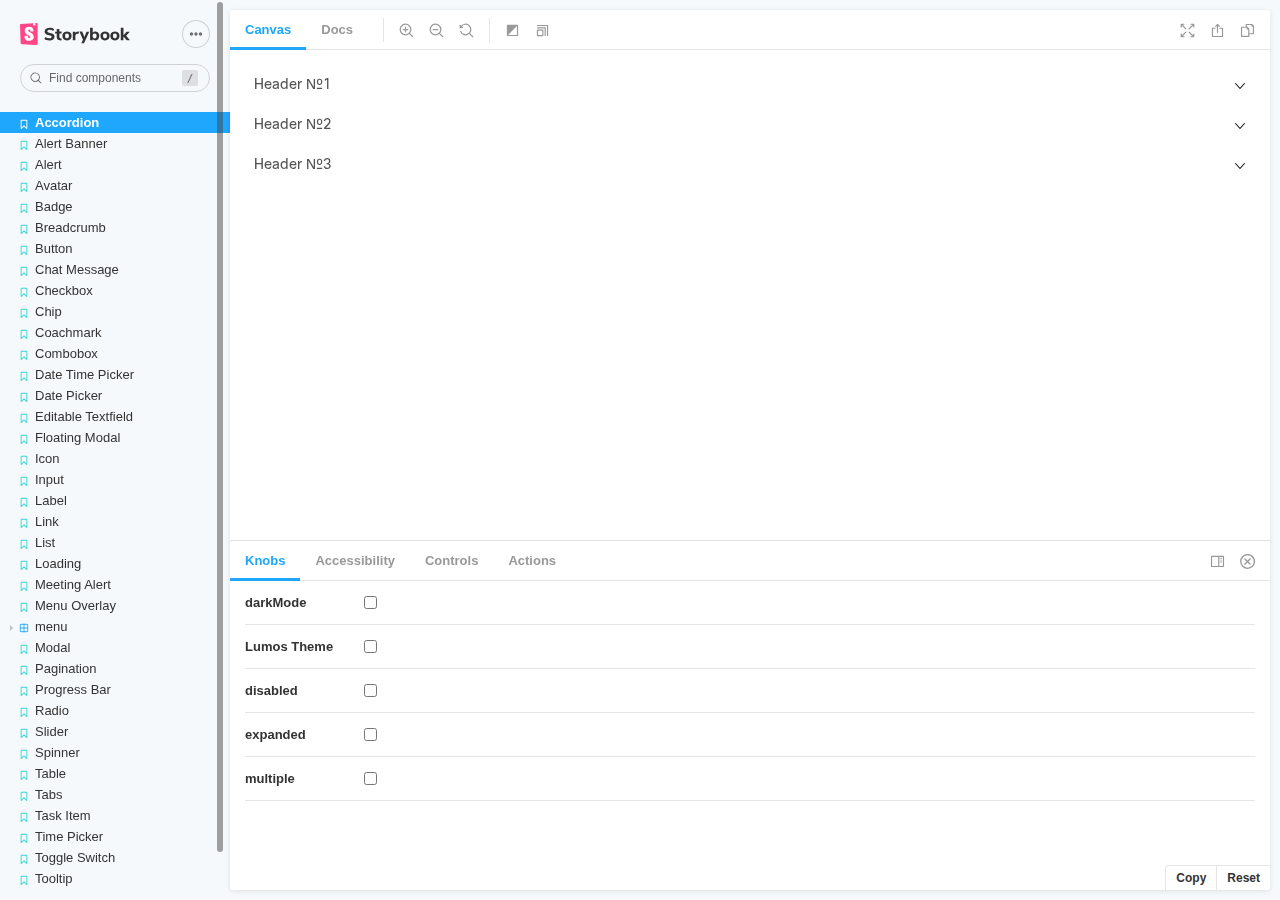
<file: index.html>
<!doctype html><html lang="en"><head><meta charset="utf-8"/><title>Storybook</title><meta name="viewport" content="width=device-width,initial-scale=1"/><style>html, body {
    overflow: hidden;
    height: 100%;
    width: 100%;
    margin: 0;
    padding: 0;
  }

  * {
    box-sizing: border-box;
  }</style><script>/* globals window */
  /* eslint-disable no-underscore-dangle */
  try {
    if (window.top !== window) {
      window.__REACT_DEVTOOLS_GLOBAL_HOOK__ = window.top.__REACT_DEVTOOLS_GLOBAL_HOOK__;
    }
  } catch (e) {
    // eslint-disable-next-line no-console
    console.warn('unable to connect to top frame for connecting dev tools');
  }

  window.onerror = function onerror(message, source, line, column, err) {
    if (window.CONFIG_TYPE !== 'DEVELOPMENT') return;
    // eslint-disable-next-line no-var, vars-on-top
    var xhr = new window.XMLHttpRequest();
    xhr.open('POST', '/runtime-error');
    xhr.setRequestHeader('Content-Type', 'application/json;charset=UTF-8');
    xhr.send(
      JSON.stringify({
        /* eslint-disable object-shorthand */
        message: message,
        source: source,
        line: line,
        column: column,
        error: err && { message: err.message, name: err.name, stack: err.stack },
        origin: 'manager',
        /* eslint-enable object-shorthand */
      })
    );
  };</script><style>#root[hidden],
      #docs-root[hidden] {
        display: none !important;
      }</style></head><body><div id="root"></div><div id="docs-root"></div><script>window['CONFIG_TYPE'] = "PRODUCTION";
            
        
            
              window['LOGLEVEL'] = "info";
            
        
            
        
            
        
            
              window['DOCS_MODE'] = false;</script><script src="runtime~main.870e8ee0658e83d05c6b.bundle.js"></script><script src="vendors~main.896baf1db15e8419f0d8.bundle.js"></script><script src="main.3b5855554fd98d9bca09.bundle.js"></script></body></html>
</file>
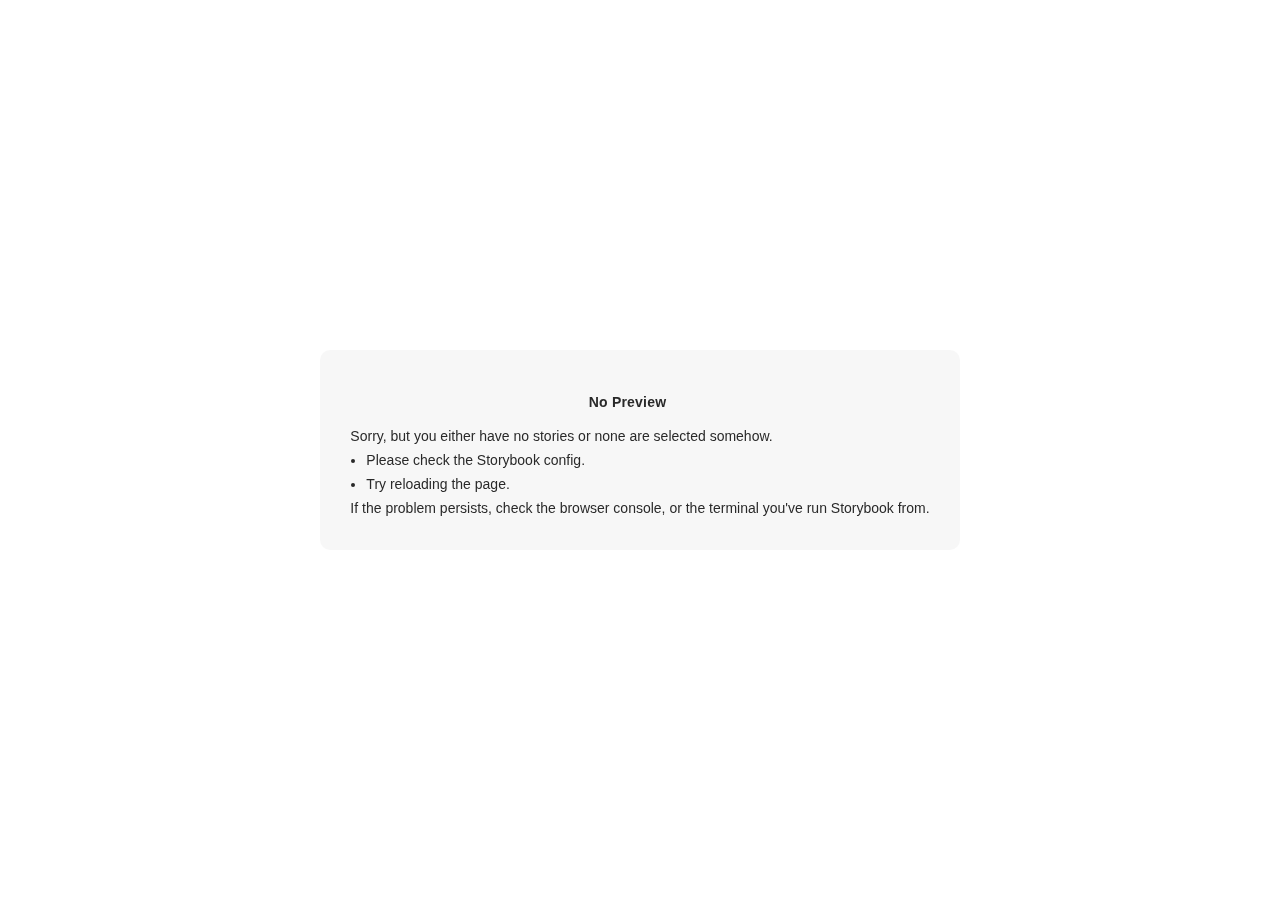
<file: iframe.html>
<!doctype html><html lang="en"><head><meta charset="utf-8"><title>Storybook</title><meta name="viewport" content="width=device-width,initial-scale=1"><base target="_parent"><style>:not(.sb-show-main) > .sb-main,
  :not(.sb-show-nopreview) > .sb-nopreview,
  :not(.sb-show-errordisplay) > .sb-errordisplay {
    display: none;
  }

  .sb-show-main.sb-main-centered {
    margin: 0;
    display: flex;
    align-items: center;
    min-height: 100vh;
  }

  .sb-show-main.sb-main-centered #root {
    box-sizing: border-box;
    margin: auto;
    padding: 1rem;
    max-height: 100%; /* Hack for centering correctly in IE11 */
  }

  /* Vertical centering fix for IE11 */
  @media screen and (-ms-high-contrast: none), (-ms-high-contrast: active) {
    .sb-show-main.sb-main-centered:after {
      content: '';
      min-height: inherit;
      font-size: 0;
    }
  }

  .sb-show-main.sb-main-fullscreen {
    margin: 0;
    padding: 0;
    display: block;
  }

  .sb-show-main.sb-main-padded {
    margin: 0;
    padding: 1rem;
    display: block;
  }

  .sb-wrapper {
    position: fixed;
    top: 0;
    bottom: 0;
    left: 0;
    right: 0;
    padding: 20px;
    font-family: "Nunito Sans", -apple-system, ".SFNSText-Regular", "San Francisco", BlinkMacSystemFont, "Segoe UI", "Helvetica Neue", Helvetica, Arial, sans-serif;
    -webkit-font-smoothing: antialiased;
    overflow: auto;
  }

  .sb-heading {
    font-size: 14px;
    font-weight: 600;
    letter-spacing: 0.2px;
    margin: 10px 0;
    padding-right: 25px;
  }

  .sb-nopreview {
    display: flex;
    align-content: center;
    justify-content: center;
  }

  .sb-nopreview_main {
    margin: auto;
    padding: 30px;
    border-radius: 10px;
    background: rgba(0,0,0,0.03);
  }

  .sb-nopreview_heading {
    text-align: center;
  }

  .sb-errordisplay {
    border: 20px solid rgb(187, 49, 49);
    background: #222;
    color: #fff;
    z-index: 999999;
  }

  .sb-errordisplay_code {
    padding: 10px;
    background: #000;
    color: #eee;
    font-family: "Operator Mono", "Fira Code Retina", "Fira Code", "FiraCode-Retina", "Andale Mono", "Lucida Console", Consolas, Monaco, monospace;
  }

  .sb-errordisplay pre {
    white-space: pre-wrap;
  }</style><script>/* globals window */
  /* eslint-disable no-underscore-dangle */
  try {
    if (window.top !== window) {
      window.__REACT_DEVTOOLS_GLOBAL_HOOK__ = window.top.__REACT_DEVTOOLS_GLOBAL_HOOK__;
      window.__VUE_DEVTOOLS_GLOBAL_HOOK__ = window.top.__VUE_DEVTOOLS_GLOBAL_HOOK__;
      window.top.__VUE_DEVTOOLS_CONTEXT__ = window.document;
    }
  } catch (e) {
    // eslint-disable-next-line no-console
    console.warn('unable to connect to top frame for connecting dev tools');
  }

  window.onerror = function onerror(message, source, line, column, err) {
    if (window.CONFIG_TYPE !== 'DEVELOPMENT') return;
    // eslint-disable-next-line no-var, vars-on-top
    var xhr = new window.XMLHttpRequest();
    xhr.open('POST', '/runtime-error');
    xhr.setRequestHeader('Content-Type', 'application/json;charset=UTF-8');
    xhr.send(
      JSON.stringify({
        /* eslint-disable object-shorthand */
        message: message,
        source: source,
        line: line,
        column: column,
        error: err && { message: err.message, name: err.name, stack: err.stack },
        origin: 'preview',
        /* eslint-enable object-shorthand */
      })
    );
  };</script><link href="css/fonts.css" rel="stylesheet"><link href="css/momentum-ui.min.css" rel="stylesheet"><link href="css/momentum-ui-icons.min.css" rel="stylesheet"><style>#root[hidden],
      #docs-root[hidden] {
        display: none !important;
      }</style></head><body><style>body {padding: 0 !important;}

  #root {
    height: 100%;
    width: 100%;
  }

  #root-inner {
    height: 100%;
    width: 100%;
  }

  md-theme.theme-toggle {
    background: #fff;
    height: 100%;
    min-height: 300px;
    padding: 1rem;
    width: 100%;
  }

  md-theme.theme-toggle[darktheme] {
    background: #000;
    color: #F7F7F7
  }</style><div class="sb-nopreview sb-wrapper"><div class="sb-nopreview_main"><h1 class="sb-nopreview_heading sb-heading">No Preview</h1><p>Sorry, but you either have no stories or none are selected somehow.</p><ul><li>Please check the Storybook config.</li><li>Try reloading the page.</li></ul><p>If the problem persists, check the browser console, or the terminal you've run Storybook from.</p></div></div><div class="sb-errordisplay sb-wrapper"><pre id="error-message" class="sb-heading"></pre><pre class="sb-errordisplay_code"><code id="error-stack"></code></pre></div><div id="root"></div><div id="docs-root"></div><script>window['LOGLEVEL'] = "info";
            
        
            
              window['FRAMEWORK_OPTIONS'] = {};</script><script src="runtime~main.f264b4f7b661ac678163.bundle.js"></script><script src="vendors~main.f264b4f7b661ac678163.bundle.js"></script><script src="main.f264b4f7b661ac678163.bundle.js"></script></body></html>
</file>
<file: css/fonts.css>
@font-face {
  font-family: "momentum-ui-icons";
  font-style: normal;
  font-weight: normal;
  src: url("../../fonts/momentum-ui-icons.woff2?27aa89755dc2f86c019a4442ba367e9b") format("woff2"),
    url("../../fonts/momentum-ui-icons.woff?5362a53c7633b3998906e7a67cd384ec") format("woff");
}

@font-face {
  font-display: fallback;
  font-family: "CiscoSansTT Thin";
  font-style: normal;
  font-weight: normal;
  src: url("../../fonts/CiscoSansTTThin.woff2") format("woff2"), url("../../fonts/CiscoSansTTThin.woff") format("woff");
}

@font-face {
  font-display: fallback;
  font-family: "CiscoSansTT Thin Oblique";
  font-style: normal;
  font-weight: normal;
  src: url("../../fonts/CiscoSansTTThinOblique.woff2") format("woff2"),
    url("../../fonts/CiscoSansTTThinOblique.woff") format("woff");
}

@font-face {
  font-display: fallback;
  font-family: "CiscoSansTT Extra Light";
  font-style: normal;
  font-weight: normal;
  src: url("../../fonts/CiscoSansTTExtraLight.woff2") format("woff2"),
    url("../../fonts/CiscoSansTTExtraLight.woff") format("woff");
}

@font-face {
  font-display: fallback;
  font-family: "CiscoSansTT Extra Light Oblique";
  font-style: normal;
  font-weight: normal;
  src: url("../../fonts/CiscoSansTTExtraLightOblique.woff2") format("woff2"),
    url("../../fonts/CiscoSansTTExtraLightOblique.woff") format("woff");
}

@font-face {
  font-display: fallback;
  font-family: "CiscoSansTT Light";
  font-style: normal;
  font-weight: normal;
  src: url("../../fonts/CiscoSansTTLight.woff2") format("woff2"),
    url("../../fonts/CiscoSansTTLight.woff") format("woff");
}

@font-face {
  font-display: fallback;
  font-family: "CiscoSansTT Light Oblique";
  font-style: normal;
  font-weight: normal;
  src: url("../../fonts/CiscoSansTTLightOblique.woff2") format("woff2"),
    url("../../fonts/CiscoSansTTLightOblique.woff") format("woff");
}

@font-face {
  font-display: fallback;
  font-family: "CiscoSansTT Medium";
  font-style: normal;
  font-weight: normal;
  src: url("../../fonts/CiscoSansTTRegular.woff2") format("woff2"),
    url("../../fonts/CiscoSansTTRegular.woff") format("woff");
}

@font-face {
  font-display: fallback;
  font-family: "CiscoSansTT Regular";
  font-style: normal;
  font-weight: normal;
  src: url("../../fonts/CiscoSansTTRegular.woff2") format("woff2"),
    url("../../fonts/CiscoSansTTRegular.woff") format("woff");
}

@font-face {
  font-display: fallback;
  font-family: "CiscoSansTT Regular Oblique";
  font-style: normal;
  font-weight: normal;
  src: url("../../fonts/CiscoSansTTRegularOblique.woff2") format("woff2"),
    url("../../fonts/CiscoSansTTRegularOblique.woff") format("woff");
}

@font-face {
  font-display: fallback;
  font-family: "CiscoSansTT Bold";
  font-style: normal;
  font-weight: normal;
  src: url("../../fonts/CiscoSansTTBold.woff2") format("woff2"), url("../../fonts/CiscoSansTTBold.woff") format("woff");
}

@font-face {
  font-display: fallback;
  font-family: "CiscoSansTT Bold Oblique";
  font-style: normal;
  font-weight: normal;
  src: url("../../fonts/CiscoSansTTBoldOblique.woff2") format("woff2"),
    url("../../fonts/CiscoSansTTBoldOblique.woff") format("woff");
}

@font-face {
  font-display: fallback;
  font-family: "CiscoSansTT Heavy";
  font-style: normal;
  font-weight: normal;
  src: url("../../fonts/CiscoSansTTHeavy.woff2") format("woff2"),
    url("../../fonts/CiscoSansTTHeavy.woff") format("woff");
}

@font-face {
  font-display: fallback;
  font-family: "CiscoSansTT Heavy Oblique";
  font-style: normal;
  font-weight: normal;
  src: url("../../fonts/CiscoSansTTHeavyOblique.woff2") format("woff2"),
    url("../../fonts/CiscoSansTTHeavyOblique.woff") format("woff");
}
</file>
<file: css/momentum-ui-icons.min.css>
@font-face{font-family:"momentum-ui-icons";src:url("../fonts/momentum-ui-icons.woff2?6a2286bcf4bddc98aec51a01abb76b22") format("woff2"),url("../fonts/momentum-ui-icons.woff?81c5594df102e90cb3ea2ce751fc3679") format("woff");font-weight:normal;font-style:normal}.icon{position:relative;font-family:momentum-ui-icons;speak:none;font-style:normal;font-weight:normal;font-variant:normal;text-transform:none;line-height:1;white-space:pre;text-transform:none;direction:ltr;font-feature-settings:"liga" 1;-moz-osx-font-smoothing:grayscale;text-rendering:optimizeLegibility;font-smoothing:antialiased}.icon-lg{font-size:1.33333333em;line-height:0.75em;vertical-align:-15%}.icon-2x{font-size:2em}.icon-3x{font-size:3em}.icon-4x{font-size:4em}.icon-5x{font-size:5em}[class*='icon'][class*='_8']{font-size:0.5rem}[class*='icon'][class*='_10']{font-size:0.625rem}[class*='icon'][class*='_12']{font-size:0.75rem}[class*='icon'][class*='_14']{font-size:0.875rem}[class*='icon'][class*='_16']{font-size:1rem}[class*='icon'][class*='_18']{font-size:1.125rem}[class*='icon'][class*='_20']{font-size:1.25rem}[class*='icon'][class*='_24']{font-size:1.5rem}[class*='icon'][class*='_28']{font-size:1.75rem}[class*='icon'][class*='_32']{font-size:2rem}[class*='icon'][class*='_36']{font-size:2.25rem}[class*='icon'][class*='_40']{font-size:2.5rem}[class*='icon'][class*='_44']{font-size:2.75rem}[class*='icon'][class*='_48']{font-size:3rem}[class*='icon'][class*='_56']{font-size:3.5rem}[class*='icon'][class*='_64']{font-size:4rem}[class*='icon'][class*='_72']{font-size:4.5rem}[class*='icon'][class*='_80']{font-size:5rem}[class*='icon'][class*='_100']{font-size:6.25rem}.icon-fw{width:1.28571429em;text-align:center}.icon-ul{padding-left:0;margin-left:2.14286em;list-style-type:none}.icon-ul>li{position:relative}.icon-li{position:absolute;left:-2.14286em;width:2.14286em;top:.125em;text-align:center}.icon-li.icon-lg{left:-1.89286em}.icon-border{padding:0.2em 0.25em 0.15em;border:solid 0.08em #D2D5D6;border-radius:0.1em}.icon-pull-left{float:left}.icon-pull-right{float:right}.icon.icon-pull-left{margin-right:0.3em}.icon.icon-pull-right{margin-left:0.3em}.pull-right{float:right}.pull-left{float:left}.icon.pull-left{margin-right:0.3em}.icon.pull-right{margin-left:0.3em}.icon-spin{-webkit-animation:icon-spin 2s infinite linear;animation:icon-spin 2s infinite linear}.icon-pulse{-webkit-animation:icon-spin 1s infinite steps(8);animation:icon-spin 1s infinite steps(8)}@-webkit-keyframes icon-spin{0%{-webkit-transform:rotate(0deg);transform:rotate(0deg)}100%{-webkit-transform:rotate(359deg);transform:rotate(359deg)}}@keyframes icon-spin{0%{-webkit-transform:rotate(0deg);transform:rotate(0deg)}100%{-webkit-transform:rotate(359deg);transform:rotate(359deg)}}.icon-rotate-90{transform:rotate(90deg)}.icon-rotate-180{transform:rotate(180deg)}.icon-rotate-270{transform:rotate(270deg)}.icon-flip-horizontal{transform:scale(-1, 1)}.icon-flip-vertical{transform:scale(1, -1)}:root .icon-rotate-90,:root .icon-rotate-180,:root .icon-rotate-270,:root .icon-flip-horizontal,:root .icon-flip-vertical{filter:none}.icon-stack{position:relative;display:inline-block;width:2em;height:2em;line-height:2em;vertical-align:middle}.icon-stack-1x,.icon-stack-2x{position:absolute;left:0;width:100%;text-align:center}.icon-stack-1x{line-height:inherit}.icon-stack-2x{font-size:2em}.icon-inverse{color:#fff}.icon-3d-object_16::before{content:"\f101"}.icon-3d-object_20::before{content:"\f102"}.icon-3d-object_24::before{content:"\f103"}.icon-accessibility_16::before{content:"\f104"}.icon-accessories_16::before{content:"\f105"}.icon-accessories_18::before{content:"\f106"}.icon-accessories_20::before{content:"\f107"}.icon-accessories_24::before{content:"\f108"}.icon-accessories_36::before{content:"\f109"}.icon-accessories_56::before{content:"\f10a"}.icon-accessories-active_12::before{content:"\f10b"}.icon-accessories-active_16::before{content:"\f10c"}.icon-accessories-active_18::before{content:"\f10d"}.icon-accessories-active_20::before{content:"\f10e"}.icon-active-speaker_12::before{content:"\f10f"}.icon-active-speaker_16::before{content:"\f110"}.icon-active-speaker_24::before{content:"\f111"}.icon-active-speaker_32::before{content:"\f112"}.icon-active-speaker_48::before{content:"\f113"}.icon-active-speaker-alert_12::before{content:"\f114"}.icon-active-speaker-locked_24::before{content:"\f115"}.icon-active-speaker-muted_12::before{content:"\f116"}.icon-active-speaker-muted_16::before{content:"\f117"}.icon-active-speaker-muted_24::before{content:"\f118"}.icon-activities_14::before{content:"\f119"}.icon-activities_16::before{content:"\f11a"}.icon-activities_18::before{content:"\f11b"}.icon-activities_20::before{content:"\f11c"}.icon-activities_24::before{content:"\f11d"}.icon-activities_28::before{content:"\f11e"}.icon-add_10::before{content:"\f11f"}.icon-add_12::before{content:"\f120"}.icon-add_14::before{content:"\f121"}.icon-add_16::before{content:"\f122"}.icon-add_20::before{content:"\f123"}.icon-add_24::before{content:"\f124"}.icon-add-option_12::before{content:"\f125"}.icon-add-option_14::before{content:"\f126"}.icon-add-option_16::before{content:"\f127"}.icon-add-poll_12::before{content:"\f128"}.icon-add-poll_14::before{content:"\f129"}.icon-add-question_12::before{content:"\f12a"}.icon-add-question_14::before{content:"\f12b"}.icon-add-question_16::before{content:"\f12c"}.icon-add-video-marker_12::before{content:"\f12d"}.icon-added-to-space_10::before{content:"\f12e"}.icon-added-to-space_12::before{content:"\f12f"}.icon-adjust_12::before{content:"\f130"}.icon-adjust_14::before{content:"\f131"}.icon-adjust_16::before{content:"\f132"}.icon-adjust_20::before{content:"\f133"}.icon-adjust_24::before{content:"\f134"}.icon-adjust-audio_12::before{content:"\f135"}.icon-adjust-audio_14::before{content:"\f136"}.icon-adjust-audio_16::before{content:"\f137"}.icon-adjust-audio_18::before{content:"\f138"}.icon-adjust-audio_20::before{content:"\f139"}.icon-adjust-audio_24::before{content:"\f13a"}.icon-adjust-audio_28::before{content:"\f13b"}.icon-adjust-microphone_12::before{content:"\f13c"}.icon-adjust-video_14::before{content:"\f13d"}.icon-adjust-video_16::before{content:"\f13e"}.icon-adjust-video_24::before{content:"\f13f"}.icon-admin_12::before{content:"\f140"}.icon-admin_14::before{content:"\f141"}.icon-admin_16::before{content:"\f142"}.icon-admin_24::before{content:"\f143"}.icon-admin_32::before{content:"\f144"}.icon-alarm_16::before{content:"\f145"}.icon-alarm_20::before{content:"\f146"}.icon-alarm_24::before{content:"\f147"}.icon-alert_10::before{content:"\f148"}.icon-alert_12::before{content:"\f149"}.icon-alert_14::before{content:"\f14a"}.icon-alert_16::before{content:"\f14b"}.icon-alert_18::before{content:"\f14c"}.icon-alert_20::before{content:"\f14d"}.icon-alert_24::before{content:"\f14e"}.icon-alert_28::before{content:"\f14f"}.icon-alert_36::before{content:"\f150"}.icon-alert-active_10::before{content:"\f151"}.icon-alert-active_12::before{content:"\f152"}.icon-alert-active_16::before{content:"\f153"}.icon-alert-active_18::before{content:"\f154"}.icon-alert-active_20::before{content:"\f155"}.icon-alert-active_24::before{content:"\f156"}.icon-alert-active_36::before{content:"\f157"}.icon-alert-muted_10::before{content:"\f158"}.icon-alert-muted_12::before{content:"\f159"}.icon-alert-muted_14::before{content:"\f15a"}.icon-alert-muted_16::before{content:"\f15b"}.icon-alert-muted_18::before{content:"\f15c"}.icon-alert-muted_20::before{content:"\f15d"}.icon-alert-muted_24::before{content:"\f15e"}.icon-alert-muted_28::before{content:"\f15f"}.icon-alert-muted_36::before{content:"\f160"}.icon-alert-muted_8::before{content:"\f161"}.icon-alert-muted-active_10::before{content:"\f162"}.icon-alert-muted-active_12::before{content:"\f163"}.icon-alert-muted-active_16::before{content:"\f164"}.icon-alert-muted-active_18::before{content:"\f165"}.icon-alert-muted-active_20::before{content:"\f166"}.icon-alert-muted-active_24::before{content:"\f167"}.icon-alert-muted-active_36::before{content:"\f168"}.icon-alert-muted-active_8::before{content:"\f169"}.icon-allow-to-annotate_16::before{content:"\f16a"}.icon-allow-to-annotate_24::before{content:"\f16b"}.icon-analysis_16::before{content:"\f16c"}.icon-analysis_20::before{content:"\f16d"}.icon-analysis_24::before{content:"\f16e"}.icon-analysis_32::before{content:"\f16f"}.icon-analysis_36::before{content:"\f170"}.icon-analysis_48::before{content:"\f171"}.icon-analysis-active_16::before{content:"\f172"}.icon-analysis-active_20::before{content:"\f173"}.icon-analysis-active_24::before{content:"\f174"}.icon-analysis-active_32::before{content:"\f175"}.icon-analysis-active_36::before{content:"\f176"}.icon-analysis-active_48::before{content:"\f177"}.icon-angellist_16::before{content:"\f178"}.icon-annotation_10::before{content:"\f179"}.icon-annotation_12::before{content:"\f17a"}.icon-annotation_14::before{content:"\f17b"}.icon-annotation_16::before{content:"\f17c"}.icon-annotation_18::before{content:"\f17d"}.icon-annotation_20::before{content:"\f17e"}.icon-annotation_24::before{content:"\f17f"}.icon-annotation-legacy_16::before{content:"\f180"}.icon-announcement_12::before{content:"\f181"}.icon-announcement_14::before{content:"\f182"}.icon-announcement_16::before{content:"\f183"}.icon-announcement_20::before{content:"\f184"}.icon-announcement_72::before{content:"\f185"}.icon-announcement_8::before{content:"\f186"}.icon-announcement-active_12::before{content:"\f187"}.icon-announcement-active_14::before{content:"\f188"}.icon-announcement-active_16::before{content:"\f189"}.icon-announcement-active_20::before{content:"\f18a"}.icon-announcement-active_8::before{content:"\f18b"}.icon-announcement-muted_14::before{content:"\f18c"}.icon-appearance_16::before{content:"\f18d"}.icon-appearance_20::before{content:"\f18e"}.icon-applause_12::before{content:"\f18f"}.icon-applause_16::before{content:"\f190"}.icon-application_12::before{content:"\f191"}.icon-application_16::before{content:"\f192"}.icon-application_20::before{content:"\f193"}.icon-application_24::before{content:"\f194"}.icon-application_36::before{content:"\f195"}.icon-application_48::before{content:"\f196"}.icon-application-panel_16::before{content:"\f197"}.icon-application-panel_20::before{content:"\f198"}.icon-applications_16::before{content:"\f199"}.icon-applications_24::before{content:"\f19a"}.icon-approvals_16::before{content:"\f19b"}.icon-approvals_32::before{content:"\f19c"}.icon-apps_16::before{content:"\f19d"}.icon-apps_20::before{content:"\f19e"}.icon-apps_24::before{content:"\f19f"}.icon-apps_28::before{content:"\f1a0"}.icon-apps-active_16::before{content:"\f1a1"}.icon-apps-active_20::before{content:"\f1a2"}.icon-apps-active_24::before{content:"\f1a3"}.icon-apps-active_28::before{content:"\f1a4"}.icon-archive_10::before{content:"\f1a5"}.icon-archive_12::before{content:"\f1a6"}.icon-archive_14::before{content:"\f1a7"}.icon-archive_16::before{content:"\f1a8"}.icon-archive_20::before{content:"\f1a9"}.icon-archive_8::before{content:"\f1aa"}.icon-area-selector_16::before{content:"\f1ab"}.icon-area-selector_20::before{content:"\f1ac"}.icon-arrow-circle-down_16::before{content:"\f1ad"}.icon-arrow-circle-down_20::before{content:"\f1ae"}.icon-arrow-circle-down_24::before{content:"\f1af"}.icon-arrow-circle-left_16::before{content:"\f1b0"}.icon-arrow-circle-left_20::before{content:"\f1b1"}.icon-arrow-circle-left_24::before{content:"\f1b2"}.icon-arrow-circle-right_16::before{content:"\f1b3"}.icon-arrow-circle-right_20::before{content:"\f1b4"}.icon-arrow-circle-right_24::before{content:"\f1b5"}.icon-arrow-circle-up_16::before{content:"\f1b6"}.icon-arrow-circle-up_20::before{content:"\f1b7"}.icon-arrow-circle-up_24::before{content:"\f1b8"}.icon-arrow-down_12::before{content:"\f1b9"}.icon-arrow-down_16::before{content:"\f1ba"}.icon-arrow-down_18::before{content:"\f1bb"}.icon-arrow-down_20::before{content:"\f1bc"}.icon-arrow-down_24::before{content:"\f1bd"}.icon-arrow-down_28::before{content:"\f1be"}.icon-arrow-down_32::before{content:"\f1bf"}.icon-arrow-down_6::before{content:"\f1c0"}.icon-arrow-down_8::before{content:"\f1c1"}.icon-arrow-down-optical_10::before{content:"\f1c2"}.icon-arrow-down-optical_12::before{content:"\f1c3"}.icon-arrow-down-optical_14::before{content:"\f1c4"}.icon-arrow-down-optical_16::before{content:"\f1c5"}.icon-arrow-down-optical_18::before{content:"\f1c6"}.icon-arrow-down-optical_20::before{content:"\f1c7"}.icon-arrow-down-optical_24::before{content:"\f1c8"}.icon-arrow-down-optical_28::before{content:"\f1c9"}.icon-arrow-down-optical_32::before{content:"\f1ca"}.icon-arrow-down-optical_8::before{content:"\f1cb"}.icon-arrow-filled-down_10::before{content:"\f1cc"}.icon-arrow-filled-down_12::before{content:"\f1cd"}.icon-arrow-filled-down_8::before{content:"\f1ce"}.icon-arrow-filled-up_10::before{content:"\f1cf"}.icon-arrow-filled-up_12::before{content:"\f1d0"}.icon-arrow-filled-up_8::before{content:"\f1d1"}.icon-arrow-left_12::before{content:"\f1d2"}.icon-arrow-left_16::before{content:"\f1d3"}.icon-arrow-left_18::before{content:"\f1d4"}.icon-arrow-left_20::before{content:"\f1d5"}.icon-arrow-left_24::before{content:"\f1d6"}.icon-arrow-left_28::before{content:"\f1d7"}.icon-arrow-left_32::before{content:"\f1d8"}.icon-arrow-left_6::before{content:"\f1d9"}.icon-arrow-left_8::before{content:"\f1da"}.icon-arrow-left-optical_10::before{content:"\f1db"}.icon-arrow-left-optical_12::before{content:"\f1dc"}.icon-arrow-left-optical_14::before{content:"\f1dd"}.icon-arrow-left-optical_16::before{content:"\f1de"}.icon-arrow-left-optical_18::before{content:"\f1df"}.icon-arrow-left-optical_20::before{content:"\f1e0"}.icon-arrow-left-optical_24::before{content:"\f1e1"}.icon-arrow-left-optical_28::before{content:"\f1e2"}.icon-arrow-left-optical_32::before{content:"\f1e3"}.icon-arrow-left-optical_8::before{content:"\f1e4"}.icon-arrow-right_12::before{content:"\f1e5"}.icon-arrow-right_16::before{content:"\f1e6"}.icon-arrow-right_18::before{content:"\f1e7"}.icon-arrow-right_20::before{content:"\f1e8"}.icon-arrow-right_24::before{content:"\f1e9"}.icon-arrow-right_28::before{content:"\f1ea"}.icon-arrow-right_32::before{content:"\f1eb"}.icon-arrow-right_6::before{content:"\f1ec"}.icon-arrow-right_8::before{content:"\f1ed"}.icon-arrow-right-optical_10::before{content:"\f1ee"}.icon-arrow-right-optical_12::before{content:"\f1ef"}.icon-arrow-right-optical_14::before{content:"\f1f0"}.icon-arrow-right-optical_16::before{content:"\f1f1"}.icon-arrow-right-optical_18::before{content:"\f1f2"}.icon-arrow-right-optical_20::before{content:"\f1f3"}.icon-arrow-right-optical_24::before{content:"\f1f4"}.icon-arrow-right-optical_28::before{content:"\f1f5"}.icon-arrow-right-optical_32::before{content:"\f1f6"}.icon-arrow-right-optical_8::before{content:"\f1f7"}.icon-arrow-tail-down_10::before{content:"\f1f8"}.icon-arrow-tail-down_12::before{content:"\f1f9"}.icon-arrow-tail-down_14::before{content:"\f1fa"}.icon-arrow-tail-down_16::before{content:"\f1fb"}.icon-arrow-tail-down_20::before{content:"\f1fc"}.icon-arrow-tail-down_24::before{content:"\f1fd"}.icon-arrow-tail-down_28::before{content:"\f1fe"}.icon-arrow-tail-down_36::before{content:"\f1ff"}.icon-arrow-tail-up_10::before{content:"\f200"}.icon-arrow-tail-up_12::before{content:"\f201"}.icon-arrow-tail-up_14::before{content:"\f202"}.icon-arrow-tail-up_16::before{content:"\f203"}.icon-arrow-tail-up_20::before{content:"\f204"}.icon-arrow-tail-up_24::before{content:"\f205"}.icon-arrow-tail-up_28::before{content:"\f206"}.icon-arrow-tail-up_36::before{content:"\f207"}.icon-arrow-up_12::before{content:"\f208"}.icon-arrow-up_16::before{content:"\f209"}.icon-arrow-up_18::before{content:"\f20a"}.icon-arrow-up_20::before{content:"\f20b"}.icon-arrow-up_24::before{content:"\f20c"}.icon-arrow-up_28::before{content:"\f20d"}.icon-arrow-up_32::before{content:"\f20e"}.icon-arrow-up_6::before{content:"\f20f"}.icon-arrow-up_8::before{content:"\f210"}.icon-arrow-up-optical_12::before{content:"\f211"}.icon-arrow-up-optical_14::before{content:"\f212"}.icon-arrow-up-optical_16::before{content:"\f213"}.icon-arrow-up-optical_18::before{content:"\f214"}.icon-arrow-up-optical_20::before{content:"\f215"}.icon-arrow-up-optical_24::before{content:"\f216"}.icon-arrow-up-optical_28::before{content:"\f217"}.icon-arrow-up-optical_32::before{content:"\f218"}.icon-arrow-up-optical_8::before{content:"\f219"}.icon-ask-for-help_12::before{content:"\f21a"}.icon-ask-for-help_16::before{content:"\f21b"}.icon-ask-for-help_20::before{content:"\f21c"}.icon-assign-host_12::before{content:"\f21d"}.icon-assign-host_16::before{content:"\f21e"}.icon-assign-host_20::before{content:"\f21f"}.icon-assign-host_24::before{content:"\f220"}.icon-assign-privilege_12::before{content:"\f221"}.icon-assign-privilege_16::before{content:"\f222"}.icon-assign-privilege_20::before{content:"\f223"}.icon-assignment_24::before{content:"\f224"}.icon-asterisk_10::before{content:"\f225"}.icon-asterisk_16::before{content:"\f226"}.icon-asterisk_24::before{content:"\f227"}.icon-asterisk_32::before{content:"\f228"}.icon-asterisk_36::before{content:"\f229"}.icon-attachment_12::before{content:"\f22a"}.icon-attachment_16::before{content:"\f22b"}.icon-attachment_20::before{content:"\f22c"}.icon-audio-and-video-connection_12::before{content:"\f22d"}.icon-audio-and-video-connection_20::before{content:"\f22e"}.icon-audio-and-video-connection_24::before{content:"\f22f"}.icon-audio-broadcast_14::before{content:"\f230"}.icon-audio-broadcast_16::before{content:"\f231"}.icon-audio-broadcast_20::before{content:"\f232"}.icon-audio-broadcast_24::before{content:"\f233"}.icon-audio-call_14::before{content:"\f234"}.icon-audio-call_16::before{content:"\f235"}.icon-audio-input_16::before{content:"\f236"}.icon-audio-options_20::before{content:"\f237"}.icon-audio-options_24::before{content:"\f238"}.icon-audio-options_28::before{content:"\f239"}.icon-audio-options_32::before{content:"\f23a"}.icon-audio-options_40::before{content:"\f23b"}.icon-audio-video_12::before{content:"\f23c"}.icon-audio-video_16::before{content:"\f23d"}.icon-audio-video_20::before{content:"\f23e"}.icon-audio-video_24::before{content:"\f23f"}.icon-audio-video_28::before{content:"\f240"}.icon-back_10::before{content:"\f241"}.icon-back_12::before{content:"\f242"}.icon-back_16::before{content:"\f243"}.icon-back_20::before{content:"\f244"}.icon-back_24::before{content:"\f245"}.icon-back_28::before{content:"\f246"}.icon-back_36::before{content:"\f247"}.icon-back-to-fullscreen_12::before{content:"\f248"}.icon-back-to-fullscreen_14::before{content:"\f249"}.icon-back-to-fullscreen_16::before{content:"\f24a"}.icon-back-to-fullscreen_20::before{content:"\f24b"}.icon-back-to-fullscreen_22::before{content:"\f24c"}.icon-back-to-fullscreen_24::before{content:"\f24d"}.icon-back-to-fullscreen-adr_12::before{content:"\f24e"}.icon-back-to-fullscreen-adr_14::before{content:"\f24f"}.icon-back-to-fullscreen-adr_16::before{content:"\f250"}.icon-back-to-fullscreen-adr_20::before{content:"\f251"}.icon-back-to-fullscreen-adr_22::before{content:"\f252"}.icon-back-to-fullscreen-adr_24::before{content:"\f253"}.icon-back-to-fullscreen-adr_26::before{content:"\f254"}.icon-back-to-fullscreen-adr_28::before{content:"\f255"}.icon-backspace_16::before{content:"\f256"}.icon-backspace_20::before{content:"\f257"}.icon-backspace_24::before{content:"\f258"}.icon-backup-data_16::before{content:"\f259"}.icon-backup-data_24::before{content:"\f25a"}.icon-battery_20::before{content:"\f25b"}.icon-battery_24::before{content:"\f25c"}.icon-beta_20::before{content:"\f25d"}.icon-beta-active_20::before{content:"\f25e"}.icon-blocked_12::before{content:"\f25f"}.icon-blocked_14::before{content:"\f260"}.icon-blocked_16::before{content:"\f261"}.icon-blocked_18::before{content:"\f262"}.icon-blocked_20::before{content:"\f263"}.icon-blocked_24::before{content:"\f264"}.icon-blocked_28::before{content:"\f265"}.icon-blocked_32::before{content:"\f266"}.icon-blocked_36::before{content:"\f267"}.icon-blocked_40::before{content:"\f268"}.icon-blocked_48::before{content:"\f269"}.icon-blocked_56::before{content:"\f26a"}.icon-blocked_8::before{content:"\f26b"}.icon-blocked_80::before{content:"\f26c"}.icon-blocked-selected_20::before{content:"\f26d"}.icon-blocked-selected_24::before{content:"\f26e"}.icon-blog_16::before{content:"\f26f"}.icon-bloomberg_16::before{content:"\f270"}.icon-bloomberg-circle_16::before{content:"\f271"}.icon-bluetooth_16::before{content:"\f272"}.icon-bluetooth_20::before{content:"\f273"}.icon-bluetooth_24::before{content:"\f274"}.icon-bluetooth-container_16::before{content:"\f275"}.icon-bluetooth-container-muted_16::before{content:"\f276"}.icon-blur_12::before{content:"\f277"}.icon-blur_20::before{content:"\f278"}.icon-blur_24::before{content:"\f279"}.icon-bookmark_16::before{content:"\f27a"}.icon-bot_12::before{content:"\f27b"}.icon-bot_14::before{content:"\f27c"}.icon-bot_16::before{content:"\f27d"}.icon-bot_18::before{content:"\f27e"}.icon-bot_20::before{content:"\f27f"}.icon-bot_24::before{content:"\f280"}.icon-bot_36::before{content:"\f281"}.icon-bot_40::before{content:"\f282"}.icon-bot_56::before{content:"\f283"}.icon-bot-active_24::before{content:"\f284"}.icon-bot-customer-assistant_16::before{content:"\f285"}.icon-bot-customer-assistant_24::before{content:"\f286"}.icon-bot-customer-assistant_36::before{content:"\f287"}.icon-bot-expert-assistant_16::before{content:"\f288"}.icon-bot-expert-assistant_24::before{content:"\f289"}.icon-bot-expert-assistant_36::before{content:"\f28a"}.icon-box_24::before{content:"\f28b"}.icon-breakout-session_16::before{content:"\f28c"}.icon-breakout-session_20::before{content:"\f28d"}.icon-breakout-session_24::before{content:"\f28e"}.icon-brightness_16::before{content:"\f28f"}.icon-brightness_24::before{content:"\f290"}.icon-broadcast-message_16::before{content:"\f291"}.icon-broken-file_16::before{content:"\f292"}.icon-broken-file_24::before{content:"\f293"}.icon-browser_12::before{content:"\f294"}.icon-browser_16::before{content:"\f295"}.icon-browser_20::before{content:"\f296"}.icon-browser_24::before{content:"\f297"}.icon-browser_28::before{content:"\f298"}.icon-bug_16::before{content:"\f299"}.icon-calendar-add_12::before{content:"\f29a"}.icon-calendar-add_14::before{content:"\f29b"}.icon-calendar-add_16::before{content:"\f29c"}.icon-calendar-add_20::before{content:"\f29d"}.icon-calendar-add_24::before{content:"\f29e"}.icon-calendar-add_32::before{content:"\f29f"}.icon-calendar-add_36::before{content:"\f2a0"}.icon-calendar-day_12::before{content:"\f2a1"}.icon-calendar-empty_16::before{content:"\f2a2"}.icon-calendar-empty_18::before{content:"\f2a3"}.icon-calendar-empty_20::before{content:"\f2a4"}.icon-calendar-empty_24::before{content:"\f2a5"}.icon-calendar-empty_32::before{content:"\f2a6"}.icon-calendar-empty-active_16::before{content:"\f2a7"}.icon-calendar-empty-active_18::before{content:"\f2a8"}.icon-calendar-empty-active_20::before{content:"\f2a9"}.icon-calendar-empty-active_24::before{content:"\f2aa"}.icon-calendar-empty-active_32::before{content:"\f2ab"}.icon-calendar-external_12::before{content:"\f2ac"}.icon-calendar-external_16::before{content:"\f2ad"}.icon-calendar-external_18::before{content:"\f2ae"}.icon-calendar-external_20::before{content:"\f2af"}.icon-calendar-external_24::before{content:"\f2b0"}.icon-calendar-month_10::before{content:"\f2b1"}.icon-calendar-month_12::before{content:"\f2b2"}.icon-calendar-month_16::before{content:"\f2b3"}.icon-calendar-month_20::before{content:"\f2b4"}.icon-calendar-month_24::before{content:"\f2b5"}.icon-calendar-month_28::before{content:"\f2b6"}.icon-calendar-month_36::before{content:"\f2b7"}.icon-calendar-week_12::before{content:"\f2b8"}.icon-calendar-week_16::before{content:"\f2b9"}.icon-calendar-week_20::before{content:"\f2ba"}.icon-calendar-week_24::before{content:"\f2bb"}.icon-calendar-week-view_12::before{content:"\f2bc"}.icon-calendar-work-week_12::before{content:"\f2bd"}.icon-call-activities_16::before{content:"\f2be"}.icon-call-activities_24::before{content:"\f2bf"}.icon-call-forward_16::before{content:"\f2c0"}.icon-call-forward_24::before{content:"\f2c1"}.icon-call-forward_28::before{content:"\f2c2"}.icon-call-forward-active_24::before{content:"\f2c3"}.icon-call-forward-divert_14::before{content:"\f2c4"}.icon-call-forward-divert_16::before{content:"\f2c5"}.icon-call-forward-settings_12::before{content:"\f2c6"}.icon-call-forward-settings_14::before{content:"\f2c7"}.icon-call-forward-settings_16::before{content:"\f2c8"}.icon-call-forward-settings_20::before{content:"\f2c9"}.icon-call-forward-settings_24::before{content:"\f2ca"}.icon-call-handling_14::before{content:"\f2cb"}.icon-call-handling_16::before{content:"\f2cc"}.icon-call-hold_14::before{content:"\f2cd"}.icon-call-hold_16::before{content:"\f2ce"}.icon-call-hold_20::before{content:"\f2cf"}.icon-call-hold_24::before{content:"\f2d0"}.icon-call-incoming_12::before{content:"\f2d1"}.icon-call-incoming_16::before{content:"\f2d2"}.icon-call-incoming_24::before{content:"\f2d3"}.icon-call-incoming_8::before{content:"\f2d4"}.icon-call-log_12::before{content:"\f2d5"}.icon-call-log_14::before{content:"\f2d6"}.icon-call-log_16::before{content:"\f2d7"}.icon-call-log_20::before{content:"\f2d8"}.icon-call-log_24::before{content:"\f2d9"}.icon-call-log-active_20::before{content:"\f2da"}.icon-call-merge_12::before{content:"\f2db"}.icon-call-merge_16::before{content:"\f2dc"}.icon-call-merge_20::before{content:"\f2dd"}.icon-call-merge_24::before{content:"\f2de"}.icon-call-outgoing_12::before{content:"\f2df"}.icon-call-outgoing_16::before{content:"\f2e0"}.icon-call-outgoing_24::before{content:"\f2e1"}.icon-call-outgoing_8::before{content:"\f2e2"}.icon-call-pickup_12::before{content:"\f2e3"}.icon-call-pickup_14::before{content:"\f2e4"}.icon-call-pickup_16::before{content:"\f2e5"}.icon-call-pickup_18::before{content:"\f2e6"}.icon-call-pickup_20::before{content:"\f2e7"}.icon-call-pickup_24::before{content:"\f2e8"}.icon-call-private_12::before{content:"\f2e9"}.icon-call-private_14::before{content:"\f2ea"}.icon-call-request_12::before{content:"\f2eb"}.icon-call-request_14::before{content:"\f2ec"}.icon-call-room_28::before{content:"\f2ed"}.icon-call-settings_14::before{content:"\f2ee"}.icon-call-settings_20::before{content:"\f2ef"}.icon-call-swap_16::before{content:"\f2f0"}.icon-call-swap_20::before{content:"\f2f1"}.icon-call-swap_24::before{content:"\f2f2"}.icon-call-swap_28::before{content:"\f2f3"}.icon-call-voicemail_12::before{content:"\f2f4"}.icon-call-voicemail_14::before{content:"\f2f5"}.icon-call-voicemail_16::before{content:"\f2f6"}.icon-call-voicemail_18::before{content:"\f2f7"}.icon-call-voicemail_20::before{content:"\f2f8"}.icon-call-voicemail_24::before{content:"\f2f9"}.icon-camera_10::before{content:"\f2fa"}.icon-camera_12::before{content:"\f2fb"}.icon-camera_120::before{content:"\f2fc"}.icon-camera_124::before{content:"\f2fd"}.icon-camera_14::before{content:"\f2fe"}.icon-camera_16::before{content:"\f2ff"}.icon-camera_18::before{content:"\f300"}.icon-camera_20::before{content:"\f301"}.icon-camera_24::before{content:"\f302"}.icon-camera_26::before{content:"\f303"}.icon-camera_28::before{content:"\f304"}.icon-camera_32::before{content:"\f305"}.icon-camera_36::before{content:"\f306"}.icon-camera_40::before{content:"\f307"}.icon-camera_48::before{content:"\f308"}.icon-camera_56::before{content:"\f309"}.icon-camera_64::before{content:"\f30a"}.icon-camera_8::before{content:"\f30b"}.icon-camera-active_14::before{content:"\f30c"}.icon-camera-active_24::before{content:"\f30d"}.icon-camera-aux_16::before{content:"\f30e"}.icon-camera-aux_24::before{content:"\f30f"}.icon-camera-group_16::before{content:"\f310"}.icon-camera-group_24::before{content:"\f311"}.icon-camera-muted_12::before{content:"\f312"}.icon-camera-muted_14::before{content:"\f313"}.icon-camera-muted_16::before{content:"\f314"}.icon-camera-muted_20::before{content:"\f315"}.icon-camera-muted_24::before{content:"\f316"}.icon-camera-muted_28::before{content:"\f317"}.icon-camera-muted_32::before{content:"\f318"}.icon-camera-muted_36::before{content:"\f319"}.icon-camera-muted_8::before{content:"\f31a"}.icon-camera-on_16::before{content:"\f31b"}.icon-camera-on_20::before{content:"\f31c"}.icon-camera-photo_12::before{content:"\f31d"}.icon-camera-photo_16::before{content:"\f31e"}.icon-camera-photo_20::before{content:"\f31f"}.icon-camera-photo_24::before{content:"\f320"}.icon-camera-photo_32::before{content:"\f321"}.icon-camera-photo_48::before{content:"\f322"}.icon-camera-photo-swap_16::before{content:"\f323"}.icon-camera-presence_12::before{content:"\f324"}.icon-camera-presence_14::before{content:"\f325"}.icon-camera-presence_24::before{content:"\f326"}.icon-camera-presence_28::before{content:"\f327"}.icon-camera-presence_8::before{content:"\f328"}.icon-camera-presence-stroke_10::before{content:"\f329"}.icon-camera-presence-stroke_14::before{content:"\f32a"}.icon-camera-presence-stroke_16::before{content:"\f32b"}.icon-camera-presence-stroke_26::before{content:"\f32c"}.icon-camera-presence-stroke_30::before{content:"\f32d"}.icon-camera-swap_16::before{content:"\f32e"}.icon-camera-swap_20::before{content:"\f32f"}.icon-camera-swap_24::before{content:"\f330"}.icon-cancel_10::before{content:"\f331"}.icon-cancel_12::before{content:"\f332"}.icon-cancel_14::before{content:"\f333"}.icon-cancel_16::before{content:"\f334"}.icon-cancel_18::before{content:"\f335"}.icon-cancel_20::before{content:"\f336"}.icon-cancel_24::before{content:"\f337"}.icon-cancel_28::before{content:"\f338"}.icon-cancel_36::before{content:"\f339"}.icon-cancel_6::before{content:"\f33a"}.icon-cancel_8::before{content:"\f33b"}.icon-capture-rewind_12::before{content:"\f33c"}.icon-capture-rewind_16::before{content:"\f33d"}.icon-cellular_16::before{content:"\f33e"}.icon-certified_16::before{content:"\f33f"}.icon-certified_24::before{content:"\f340"}.icon-ch-p-search_14::before{content:"\f341"}.icon-chat_10::before{content:"\f342"}.icon-chat_12::before{content:"\f343"}.icon-chat_14::before{content:"\f344"}.icon-chat_16::before{content:"\f345"}.icon-chat_18::before{content:"\f346"}.icon-chat_20::before{content:"\f347"}.icon-chat_24::before{content:"\f348"}.icon-chat_26::before{content:"\f349"}.icon-chat_28::before{content:"\f34a"}.icon-chat_32::before{content:"\f34b"}.icon-chat_36::before{content:"\f34c"}.icon-chat_40::before{content:"\f34d"}.icon-chat_8::before{content:"\f34e"}.icon-chat-active_10::before{content:"\f34f"}.icon-chat-active_12::before{content:"\f350"}.icon-chat-active_14::before{content:"\f351"}.icon-chat-active_16::before{content:"\f352"}.icon-chat-active_18::before{content:"\f353"}.icon-chat-active_20::before{content:"\f354"}.icon-chat-active_24::before{content:"\f355"}.icon-chat-active_26::before{content:"\f356"}.icon-chat-active_28::before{content:"\f357"}.icon-chat-active_32::before{content:"\f358"}.icon-chat-active_36::before{content:"\f359"}.icon-chat-active_8::before{content:"\f35a"}.icon-chat-group_12::before{content:"\f35b"}.icon-chat-group_16::before{content:"\f35c"}.icon-chat-group_20::before{content:"\f35d"}.icon-chat-group_32::before{content:"\f35e"}.icon-chat-muted_12::before{content:"\f35f"}.icon-chat-muted_16::before{content:"\f360"}.icon-chat-persistent_16::before{content:"\f361"}.icon-chat-persistent_20::before{content:"\f362"}.icon-chat-persistent_24::before{content:"\f363"}.icon-chat-persistent-active_20::before{content:"\f364"}.icon-chat-persistent-active_24::before{content:"\f365"}.icon-check_10::before{content:"\f366"}.icon-check_12::before{content:"\f367"}.icon-check_14::before{content:"\f368"}.icon-check_16::before{content:"\f369"}.icon-check_18::before{content:"\f36a"}.icon-check_20::before{content:"\f36b"}.icon-check_24::before{content:"\f36c"}.icon-check_28::before{content:"\f36d"}.icon-check_32::before{content:"\f36e"}.icon-check_36::before{content:"\f36f"}.icon-check_40::before{content:"\f370"}.icon-check_64::before{content:"\f371"}.icon-check_8::before{content:"\f372"}.icon-check_80::before{content:"\f373"}.icon-check-circle_100::before{content:"\f374"}.icon-check-circle_12::before{content:"\f375"}.icon-check-circle_14::before{content:"\f376"}.icon-check-circle_16::before{content:"\f377"}.icon-check-circle_18::before{content:"\f378"}.icon-check-circle_20::before{content:"\f379"}.icon-check-circle_24::before{content:"\f37a"}.icon-check-circle_36::before{content:"\f37b"}.icon-check-circle_40::before{content:"\f37c"}.icon-check-circle_44::before{content:"\f37d"}.icon-check-circle_72::before{content:"\f37e"}.icon-check-circle-active_16::before{content:"\f37f"}.icon-check-circle-active_24::before{content:"\f380"}.icon-check-refresh_16::before{content:"\f381"}.icon-cisco-logo::before{content:"\f382"}.icon-clear_12::before{content:"\f383"}.icon-clear_14::before{content:"\f384"}.icon-clear_140::before{content:"\f385"}.icon-clear_16::before{content:"\f386"}.icon-clear_18::before{content:"\f387"}.icon-clear_20::before{content:"\f388"}.icon-clear_24::before{content:"\f389"}.icon-clear_32::before{content:"\f38a"}.icon-clear_44::before{content:"\f38b"}.icon-clear_80::before{content:"\f38c"}.icon-clear-active_12::before{content:"\f38d"}.icon-clear-active_14::before{content:"\f38e"}.icon-clear-active_16::before{content:"\f38f"}.icon-clear-active_18::before{content:"\f390"}.icon-clear-active_20::before{content:"\f391"}.icon-clear-active_24::before{content:"\f392"}.icon-clear-active_32::before{content:"\f393"}.icon-close-space_12::before{content:"\f394"}.icon-close-space_18::before{content:"\f395"}.icon-closed-caption_12::before{content:"\f396"}.icon-closed-caption_16::before{content:"\f397"}.icon-closed-caption_20::before{content:"\f398"}.icon-closed-caption_24::before{content:"\f399"}.icon-closed-caption-badge_12::before{content:"\f39a"}.icon-closed-caption-badge_16::before{content:"\f39b"}.icon-closed-caption-badge_20::before{content:"\f39c"}.icon-cloud_16::before{content:"\f39d"}.icon-cloud_20::before{content:"\f39e"}.icon-cloud_24::before{content:"\f39f"}.icon-cloud_32::before{content:"\f3a0"}.icon-cloud-upload_16::before{content:"\f3a1"}.icon-cloud-upload_20::before{content:"\f3a2"}.icon-cloud-upload_24::before{content:"\f3a3"}.icon-commenting_16::before{content:"\f3a4"}.icon-commenting_20::before{content:"\f3a5"}.icon-commenting_24::before{content:"\f3a6"}.icon-commenting-active_20::before{content:"\f3a7"}.icon-company_12::before{content:"\f3a8"}.icon-company_16::before{content:"\f3a9"}.icon-company_20::before{content:"\f3aa"}.icon-company_24::before{content:"\f3ab"}.icon-company_32::before{content:"\f3ac"}.icon-computer_16::before{content:"\f3ad"}.icon-computer_24::before{content:"\f3ae"}.icon-condition_16::before{content:"\f3af"}.icon-contact-card_10::before{content:"\f3b0"}.icon-contact-card_12::before{content:"\f3b1"}.icon-contact-card_16::before{content:"\f3b2"}.icon-contact-card_20::before{content:"\f3b3"}.icon-contact-card_22::before{content:"\f3b4"}.icon-contact-card_24::before{content:"\f3b5"}.icon-contact-card_28::before{content:"\f3b6"}.icon-contact-card_36::before{content:"\f3b7"}.icon-contact-card-active_20::before{content:"\f3b8"}.icon-contact-card-active_22::before{content:"\f3b9"}.icon-contact-card-active_24::before{content:"\f3ba"}.icon-contact-group_16::before{content:"\f3bb"}.icon-contact-group_20::before{content:"\f3bc"}.icon-content-download_12::before{content:"\f3bd"}.icon-content-download_14::before{content:"\f3be"}.icon-content-share_10::before{content:"\f3bf"}.icon-content-share_12::before{content:"\f3c0"}.icon-content-share_120::before{content:"\f3c1"}.icon-content-share_124::before{content:"\f3c2"}.icon-content-share_14::before{content:"\f3c3"}.icon-content-share_16::before{content:"\f3c4"}.icon-content-share_18::before{content:"\f3c5"}.icon-content-share_20::before{content:"\f3c6"}.icon-content-share_24::before{content:"\f3c7"}.icon-content-share_32::before{content:"\f3c8"}.icon-content-share_36::before{content:"\f3c9"}.icon-content-share_40::before{content:"\f3ca"}.icon-content-share_48::before{content:"\f3cb"}.icon-content-share_56::before{content:"\f3cc"}.icon-copy_10::before{content:"\f3cd"}.icon-copy_12::before{content:"\f3ce"}.icon-copy_14::before{content:"\f3cf"}.icon-copy_16::before{content:"\f3d0"}.icon-copy_20::before{content:"\f3d1"}.icon-copy_24::before{content:"\f3d2"}.icon-cpu_16::before{content:"\f3d3"}.icon-cpu_24::before{content:"\f3d4"}.icon-cpu_32::before{content:"\f3d5"}.icon-crop_16::before{content:"\f3d6"}.icon-crunchbase_16::before{content:"\f3d7"}.icon-crunchbase-circle_16::before{content:"\f3d8"}.icon-cucm-connection_24::before{content:"\f3d9"}.icon-dashboard_32::before{content:"\f3da"}.icon-data-usage_16::before{content:"\f3db"}.icon-data-usage_18::before{content:"\f3dc"}.icon-data-usage_20::before{content:"\f3dd"}.icon-data-usage_24::before{content:"\f3de"}.icon-default-app_16::before{content:"\f3df"}.icon-delete_10::before{content:"\f3e0"}.icon-delete_12::before{content:"\f3e1"}.icon-delete_14::before{content:"\f3e2"}.icon-delete_16::before{content:"\f3e3"}.icon-delete_18::before{content:"\f3e4"}.icon-delete_20::before{content:"\f3e5"}.icon-delete_24::before{content:"\f3e6"}.icon-deskphone_12::before{content:"\f3e7"}.icon-deskphone_14::before{content:"\f3e8"}.icon-deskphone_16::before{content:"\f3e9"}.icon-deskphone_20::before{content:"\f3ea"}.icon-deskphone_24::before{content:"\f3eb"}.icon-deskphone_32::before{content:"\f3ec"}.icon-deskphone_48::before{content:"\f3ed"}.icon-deskphone-warning_16::before{content:"\f3ee"}.icon-device-connection_12::before{content:"\f3ef"}.icon-device-connection_14::before{content:"\f3f0"}.icon-device-connection_16::before{content:"\f3f1"}.icon-device-connection_18::before{content:"\f3f2"}.icon-device-connection_20::before{content:"\f3f3"}.icon-device-connection_24::before{content:"\f3f4"}.icon-device-connection_36::before{content:"\f3f5"}.icon-device-connection_48::before{content:"\f3f6"}.icon-device-connection-active_14::before{content:"\f3f7"}.icon-device-connection-active_16::before{content:"\f3f8"}.icon-device-connection-active_20::before{content:"\f3f9"}.icon-device-connection-active_24::before{content:"\f3fa"}.icon-device-connection-active_36::before{content:"\f3fb"}.icon-device-connection-active_40::before{content:"\f3fc"}.icon-device-in-room_100::before{content:"\f3fd"}.icon-device-in-room_12::before{content:"\f3fe"}.icon-device-in-room_14::before{content:"\f3ff"}.icon-device-in-room_16::before{content:"\f400"}.icon-device-in-room_18::before{content:"\f401"}.icon-device-in-room_20::before{content:"\f402"}.icon-device-in-room_24::before{content:"\f403"}.icon-device-in-room_32::before{content:"\f404"}.icon-device-in-room_48::before{content:"\f405"}.icon-device-in-room_56::before{content:"\f406"}.icon-device-in-room_8::before{content:"\f407"}.icon-device-in-room-active_24::before{content:"\f408"}.icon-device-in-room-end_16::before{content:"\f409"}.icon-diagnostics_16::before{content:"\f40a"}.icon-diagnostics_24::before{content:"\f40b"}.icon-diagnostics_32::before{content:"\f40c"}.icon-diagnostics-circle_100::before{content:"\f40d"}.icon-dialpad_12::before{content:"\f40e"}.icon-dialpad_14::before{content:"\f40f"}.icon-dialpad_16::before{content:"\f410"}.icon-dialpad_20::before{content:"\f411"}.icon-dialpad_24::before{content:"\f412"}.icon-dialpad_28::before{content:"\f413"}.icon-directory_16::before{content:"\f414"}.icon-directory_20::before{content:"\f415"}.icon-directory_24::before{content:"\f416"}.icon-disconnect-contact_16::before{content:"\f417"}.icon-dislike_16::before{content:"\f418"}.icon-dislike_24::before{content:"\f419"}.icon-display_14::before{content:"\f41a"}.icon-display_16::before{content:"\f41b"}.icon-display_24::before{content:"\f41c"}.icon-display_36::before{content:"\f41d"}.icon-display_72::before{content:"\f41e"}.icon-display-input_16::before{content:"\f41f"}.icon-display-input_24::before{content:"\f420"}.icon-display-warning_16::before{content:"\f421"}.icon-dnd_12::before{content:"\f422"}.icon-dnd_120::before{content:"\f423"}.icon-dnd_124::before{content:"\f424"}.icon-dnd_14::before{content:"\f425"}.icon-dnd_16::before{content:"\f426"}.icon-dnd_18::before{content:"\f427"}.icon-dnd_20::before{content:"\f428"}.icon-dnd_24::before{content:"\f429"}.icon-dnd_26::before{content:"\f42a"}.icon-dnd_28::before{content:"\f42b"}.icon-dnd_32::before{content:"\f42c"}.icon-dnd_36::before{content:"\f42d"}.icon-dnd_40::before{content:"\f42e"}.icon-dnd_48::before{content:"\f42f"}.icon-dnd_56::before{content:"\f430"}.icon-dnd_8::before{content:"\f431"}.icon-dnd-active_14::before{content:"\f432"}.icon-dnd-active_24::before{content:"\f433"}.icon-dnd-presence_12::before{content:"\f434"}.icon-dnd-presence_14::before{content:"\f435"}.icon-dnd-presence_24::before{content:"\f436"}.icon-dnd-presence_28::before{content:"\f437"}.icon-dnd-presence_8::before{content:"\f438"}.icon-dnd-presence-stroke_10::before{content:"\f439"}.icon-dnd-presence-stroke_14::before{content:"\f43a"}.icon-dnd-presence-stroke_16::before{content:"\f43b"}.icon-dnd-presence-stroke_26::before{content:"\f43c"}.icon-dnd-presence-stroke_30::before{content:"\f43d"}.icon-dock-in_12::before{content:"\f43e"}.icon-dock-in_16::before{content:"\f43f"}.icon-dock-out_12::before{content:"\f440"}.icon-dock-out_16::before{content:"\f441"}.icon-document_12::before{content:"\f442"}.icon-document_14::before{content:"\f443"}.icon-document_16::before{content:"\f444"}.icon-document_18::before{content:"\f445"}.icon-document_20::before{content:"\f446"}.icon-document_24::before{content:"\f447"}.icon-document_28::before{content:"\f448"}.icon-document_32::before{content:"\f449"}.icon-document_36::before{content:"\f44a"}.icon-document_40::before{content:"\f44b"}.icon-document_44::before{content:"\f44c"}.icon-document_72::before{content:"\f44d"}.icon-document-create_16::before{content:"\f44e"}.icon-document-move_16::before{content:"\f44f"}.icon-document-share_16::before{content:"\f450"}.icon-document-share_24::before{content:"\f451"}.icon-document-share_36::before{content:"\f452"}.icon-document-share_48::before{content:"\f453"}.icon-donut-chart_16::before{content:"\f454"}.icon-download_10::before{content:"\f455"}.icon-download_12::before{content:"\f456"}.icon-download_130::before{content:"\f457"}.icon-download_14::before{content:"\f458"}.icon-download_16::before{content:"\f459"}.icon-download_18::before{content:"\f45a"}.icon-download_20::before{content:"\f45b"}.icon-download_24::before{content:"\f45c"}.icon-download_28::before{content:"\f45d"}.icon-download_32::before{content:"\f45e"}.icon-download-active_20::before{content:"\f45f"}.icon-download-circle_100::before{content:"\f460"}.icon-drag_14::before{content:"\f461"}.icon-drag_16::before{content:"\f462"}.icon-drive-mode_20::before{content:"\f463"}.icon-dx70_16::before{content:"\f464"}.icon-dx70_20::before{content:"\f465"}.icon-dx80_16::before{content:"\f466"}.icon-dx80_20::before{content:"\f467"}.icon-edit_10::before{content:"\f468"}.icon-edit_12::before{content:"\f469"}.icon-edit_14::before{content:"\f46a"}.icon-edit_16::before{content:"\f46b"}.icon-edit_18::before{content:"\f46c"}.icon-edit_20::before{content:"\f46d"}.icon-edit_24::before{content:"\f46e"}.icon-edit_56::before{content:"\f46f"}.icon-email_12::before{content:"\f470"}.icon-email_14::before{content:"\f471"}.icon-email_16::before{content:"\f472"}.icon-email_20::before{content:"\f473"}.icon-email_24::before{content:"\f474"}.icon-email_56::before{content:"\f475"}.icon-email-active_12::before{content:"\f476"}.icon-email-active_16::before{content:"\f477"}.icon-email-active_24::before{content:"\f478"}.icon-email-circle_24::before{content:"\f479"}.icon-email-circle_32::before{content:"\f47a"}.icon-email-circle_40::before{content:"\f47b"}.icon-email-invite_100::before{content:"\f47c"}.icon-email-invite_16::before{content:"\f47d"}.icon-email-invite_24::before{content:"\f47e"}.icon-email-invite_32::before{content:"\f47f"}.icon-email-read_16::before{content:"\f480"}.icon-email-read_20::before{content:"\f481"}.icon-email-read_24::before{content:"\f482"}.icon-emoji-food_16::before{content:"\f483"}.icon-emoji-heart_16::before{content:"\f484"}.icon-emoji-nature_16::before{content:"\f485"}.icon-emoji-people_16::before{content:"\f486"}.icon-emoticon-passive_24::before{content:"\f487"}.icon-emoticon-sad_24::before{content:"\f488"}.icon-emoticons_12::before{content:"\f489"}.icon-emoticons_16::before{content:"\f48a"}.icon-emoticons_18::before{content:"\f48b"}.icon-emoticons_20::before{content:"\f48c"}.icon-emoticons_24::before{content:"\f48d"}.icon-encryption_16::before{content:"\f48e"}.icon-encryption_20::before{content:"\f48f"}.icon-end-remote-desktop-control_10::before{content:"\f490"}.icon-endpoint_10::before{content:"\f491"}.icon-endpoint_12::before{content:"\f492"}.icon-endpoint_14::before{content:"\f493"}.icon-endpoint_16::before{content:"\f494"}.icon-endpoint_20::before{content:"\f495"}.icon-endpoint_24::before{content:"\f496"}.icon-endpoint_28::before{content:"\f497"}.icon-endpoint_32::before{content:"\f498"}.icon-endpoint_48::before{content:"\f499"}.icon-endpoint_56::before{content:"\f49a"}.icon-endpoint_64::before{content:"\f49b"}.icon-endpoint_8::before{content:"\f49c"}.icon-endpoint-blocked_12::before{content:"\f49d"}.icon-endpoint-g2_16::before{content:"\f49e"}.icon-endpoint-g2_20::before{content:"\f49f"}.icon-endpoint-g2-70_16::before{content:"\f4a0"}.icon-endpoint-g2-70_20::before{content:"\f4a1"}.icon-endpoint-g2-70-dual_16::before{content:"\f4a2"}.icon-endpoint-g2-70-dual_20::before{content:"\f4a3"}.icon-endpoint-g2-stand_16::before{content:"\f4a4"}.icon-endpoint-g2-stand_20::before{content:"\f4a5"}.icon-endpoint-mx800_16::before{content:"\f4a6"}.icon-endpoint-mx800_20::before{content:"\f4a7"}.icon-endpoint-mx800-dual_16::before{content:"\f4a8"}.icon-endpoint-mx800-dual_20::before{content:"\f4a9"}.icon-endpoint-stand_16::before{content:"\f4aa"}.icon-endpoint-stand_20::before{content:"\f4ab"}.icon-endpoint-warning_12::before{content:"\f4ac"}.icon-enter_16::before{content:"\f4ad"}.icon-enter-room_10::before{content:"\f4ae"}.icon-enter-room_12::before{content:"\f4af"}.icon-enter-room_16::before{content:"\f4b0"}.icon-enter-room_20::before{content:"\f4b1"}.icon-enter-room_24::before{content:"\f4b2"}.icon-enter-room_28::before{content:"\f4b3"}.icon-enter-room_8::before{content:"\f4b4"}.icon-eraser_12::before{content:"\f4b5"}.icon-eraser_14::before{content:"\f4b6"}.icon-eraser_16::before{content:"\f4b7"}.icon-eraser_18::before{content:"\f4b8"}.icon-eraser_24::before{content:"\f4b9"}.icon-error_12::before{content:"\f4ba"}.icon-error_16::before{content:"\f4bb"}.icon-error_20::before{content:"\f4bc"}.icon-error_24::before{content:"\f4bd"}.icon-error_40::before{content:"\f4be"}.icon-error_8::before{content:"\f4bf"}.icon-error_80::before{content:"\f4c0"}.icon-error-legacy_12::before{content:"\f4c1"}.icon-error-legacy_16::before{content:"\f4c2"}.icon-error-legacy_20::before{content:"\f4c3"}.icon-error-legacy_24::before{content:"\f4c4"}.icon-error-legacy_28::before{content:"\f4c5"}.icon-error-legacy_36::before{content:"\f4c6"}.icon-error-legacy_8::before{content:"\f4c7"}.icon-error-legacy_80::before{content:"\f4c8"}.icon-ethernet_16::before{content:"\f4c9"}.icon-ethernet_24::before{content:"\f4ca"}.icon-event_16::before{content:"\f4cb"}.icon-exchange_16::before{content:"\f4cc"}.icon-exit-room_12::before{content:"\f4cd"}.icon-exit-room_16::before{content:"\f4ce"}.icon-exit-room_20::before{content:"\f4cf"}.icon-exit-room_24::before{content:"\f4d0"}.icon-exit-room_28::before{content:"\f4d1"}.icon-explore_16::before{content:"\f4d2"}.icon-export_16::before{content:"\f4d3"}.icon-export_24::before{content:"\f4d4"}.icon-extension-mobility_16::before{content:"\f4d5"}.icon-extension-mobility_24::before{content:"\f4d6"}.icon-external-message_10::before{content:"\f4d7"}.icon-external-message_16::before{content:"\f4d8"}.icon-external-message_24::before{content:"\f4d9"}.icon-external-message_32::before{content:"\f4da"}.icon-external-message_36::before{content:"\f4db"}.icon-external-user_10::before{content:"\f4dc"}.icon-external-user_12::before{content:"\f4dd"}.icon-external-user_16::before{content:"\f4de"}.icon-external-user_20::before{content:"\f4df"}.icon-facebook_16::before{content:"\f4e0"}.icon-facebook-blue_12::before{content:"\f4e1"}.icon-facebook-circle_24::before{content:"\f4e2"}.icon-facebook-circle_32::before{content:"\f4e3"}.icon-facebook-circle_40::before{content:"\f4e4"}.icon-facebook-logo_12::before{content:"\f4e5"}.icon-favorite_10::before{content:"\f4e6"}.icon-favorite_12::before{content:"\f4e7"}.icon-favorite_14::before{content:"\f4e8"}.icon-favorite_16::before{content:"\f4e9"}.icon-favorite_20::before{content:"\f4ea"}.icon-favorite_24::before{content:"\f4eb"}.icon-favorite_28::before{content:"\f4ec"}.icon-favorite_8::before{content:"\f4ed"}.icon-favorite-active_12::before{content:"\f4ee"}.icon-favorite-active_14::before{content:"\f4ef"}.icon-favorite-active_16::before{content:"\f4f0"}.icon-favorite-active_20::before{content:"\f4f1"}.icon-favorite-active_24::before{content:"\f4f2"}.icon-favorite-active_28::before{content:"\f4f3"}.icon-favorite-active_8::before{content:"\f4f4"}.icon-favorite-filled_12::before{content:"\f4f5"}.icon-favorite-filled_14::before{content:"\f4f6"}.icon-favorite-filled_16::before{content:"\f4f7"}.icon-favorite-filled_20::before{content:"\f4f8"}.icon-favorite-filled_24::before{content:"\f4f9"}.icon-favorite-filled_28::before{content:"\f4fa"}.icon-favorite-filled_8::before{content:"\f4fb"}.icon-fbw_16::before{content:"\f4fc"}.icon-fbw_24::before{content:"\f4fd"}.icon-feedback_12::before{content:"\f4fe"}.icon-feedback_14::before{content:"\f4ff"}.icon-feedback_16::before{content:"\f500"}.icon-feedback_20::before{content:"\f501"}.icon-feedback_72::before{content:"\f502"}.icon-feedback_8::before{content:"\f503"}.icon-feedback-active_12::before{content:"\f504"}.icon-feedback-active_14::before{content:"\f505"}.icon-feedback-active_16::before{content:"\f506"}.icon-feedback-active_20::before{content:"\f507"}.icon-feedback-active_8::before{content:"\f508"}.icon-ffw_16::before{content:"\f509"}.icon-ffw_24::before{content:"\f50a"}.icon-file-analysis_28::before{content:"\f50b"}.icon-file-arf_40::before{content:"\f50c"}.icon-file-audio_12::before{content:"\f50d"}.icon-file-audio_16::before{content:"\f50e"}.icon-file-audio_24::before{content:"\f50f"}.icon-file-audio_28::before{content:"\f510"}.icon-file-audio_32::before{content:"\f511"}.icon-file-audio_36::before{content:"\f512"}.icon-file-audio_40::before{content:"\f513"}.icon-file-audio_44::before{content:"\f514"}.icon-file-audio_72::before{content:"\f515"}.icon-file-dashboard_28::before{content:"\f516"}.icon-file-excel_12::before{content:"\f517"}.icon-file-excel_16::before{content:"\f518"}.icon-file-excel_20::before{content:"\f519"}.icon-file-excel_24::before{content:"\f51a"}.icon-file-excel_28::before{content:"\f51b"}.icon-file-excel_32::before{content:"\f51c"}.icon-file-excel_36::before{content:"\f51d"}.icon-file-excel_40::before{content:"\f51e"}.icon-file-excel_44::before{content:"\f51f"}.icon-file-excel_72::before{content:"\f520"}.icon-file-excel-active_12::before{content:"\f521"}.icon-file-excel-active_16::before{content:"\f522"}.icon-file-excel-active_20::before{content:"\f523"}.icon-file-excel-active_24::before{content:"\f524"}.icon-file-excel-active_28::before{content:"\f525"}.icon-file-excel-active_32::before{content:"\f526"}.icon-file-excel-active_36::before{content:"\f527"}.icon-file-excel-active_40::before{content:"\f528"}.icon-file-excel-active_44::before{content:"\f529"}.icon-file-excel-active_72::before{content:"\f52a"}.icon-file-graph_12::before{content:"\f52b"}.icon-file-graph_16::before{content:"\f52c"}.icon-file-graph_20::before{content:"\f52d"}.icon-file-graph_24::before{content:"\f52e"}.icon-file-graph_28::before{content:"\f52f"}.icon-file-graph_32::before{content:"\f530"}.icon-file-graph_36::before{content:"\f531"}.icon-file-graph_40::before{content:"\f532"}.icon-file-graph_44::before{content:"\f533"}.icon-file-graph_72::before{content:"\f534"}.icon-file-graph-active_12::before{content:"\f535"}.icon-file-graph-active_16::before{content:"\f536"}.icon-file-graph-active_20::before{content:"\f537"}.icon-file-graph-active_24::before{content:"\f538"}.icon-file-graph-active_28::before{content:"\f539"}.icon-file-graph-active_32::before{content:"\f53a"}.icon-file-graph-active_36::before{content:"\f53b"}.icon-file-graph-active_40::before{content:"\f53c"}.icon-file-graph-active_44::before{content:"\f53d"}.icon-file-graph-active_72::before{content:"\f53e"}.icon-file-image_12::before{content:"\f53f"}.icon-file-image_16::before{content:"\f540"}.icon-file-image_24::before{content:"\f541"}.icon-file-image_28::before{content:"\f542"}.icon-file-image_32::before{content:"\f543"}.icon-file-image_36::before{content:"\f544"}.icon-file-image_40::before{content:"\f545"}.icon-file-image_44::before{content:"\f546"}.icon-file-image_72::before{content:"\f547"}.icon-file-locked_12::before{content:"\f548"}.icon-file-locked_24::before{content:"\f549"}.icon-file-locked_32::before{content:"\f54a"}.icon-file-locked_36::before{content:"\f54b"}.icon-file-locked_40::before{content:"\f54c"}.icon-file-locked_72::before{content:"\f54d"}.icon-file-missing_16::before{content:"\f54e"}.icon-file-missing_24::before{content:"\f54f"}.icon-file-missing_36::before{content:"\f550"}.icon-file-onenote_12::before{content:"\f551"}.icon-file-onenote_16::before{content:"\f552"}.icon-file-onenote_20::before{content:"\f553"}.icon-file-onenote_24::before{content:"\f554"}.icon-file-onenote_28::before{content:"\f555"}.icon-file-onenote_32::before{content:"\f556"}.icon-file-onenote_36::before{content:"\f557"}.icon-file-onenote_40::before{content:"\f558"}.icon-file-onenote_44::before{content:"\f559"}.icon-file-onenote_72::before{content:"\f55a"}.icon-file-onenote-active_12::before{content:"\f55b"}.icon-file-onenote-active_16::before{content:"\f55c"}.icon-file-onenote-active_20::before{content:"\f55d"}.icon-file-onenote-active_24::before{content:"\f55e"}.icon-file-onenote-active_28::before{content:"\f55f"}.icon-file-onenote-active_32::before{content:"\f560"}.icon-file-onenote-active_36::before{content:"\f561"}.icon-file-onenote-active_40::before{content:"\f562"}.icon-file-onenote-active_44::before{content:"\f563"}.icon-file-onenote-active_72::before{content:"\f564"}.icon-file-pdf_12::before{content:"\f565"}.icon-file-pdf_16::before{content:"\f566"}.icon-file-pdf_20::before{content:"\f567"}.icon-file-pdf_24::before{content:"\f568"}.icon-file-pdf_28::before{content:"\f569"}.icon-file-pdf_32::before{content:"\f56a"}.icon-file-pdf_36::before{content:"\f56b"}.icon-file-pdf_40::before{content:"\f56c"}.icon-file-pdf_44::before{content:"\f56d"}.icon-file-pdf_72::before{content:"\f56e"}.icon-file-pdf-active_12::before{content:"\f56f"}.icon-file-pdf-active_16::before{content:"\f570"}.icon-file-pdf-active_20::before{content:"\f571"}.icon-file-pdf-active_24::before{content:"\f572"}.icon-file-pdf-active_28::before{content:"\f573"}.icon-file-pdf-active_32::before{content:"\f574"}.icon-file-pdf-active_36::before{content:"\f575"}.icon-file-pdf-active_40::before{content:"\f576"}.icon-file-pdf-active_44::before{content:"\f577"}.icon-file-pdf-active_72::before{content:"\f578"}.icon-file-powerpoint_12::before{content:"\f579"}.icon-file-powerpoint_16::before{content:"\f57a"}.icon-file-powerpoint_20::before{content:"\f57b"}.icon-file-powerpoint_24::before{content:"\f57c"}.icon-file-powerpoint_28::before{content:"\f57d"}.icon-file-powerpoint_32::before{content:"\f57e"}.icon-file-powerpoint_36::before{content:"\f57f"}.icon-file-powerpoint_40::before{content:"\f580"}.icon-file-powerpoint_44::before{content:"\f581"}.icon-file-powerpoint_72::before{content:"\f582"}.icon-file-powerpoint-active_12::before{content:"\f583"}.icon-file-powerpoint-active_16::before{content:"\f584"}.icon-file-powerpoint-active_20::before{content:"\f585"}.icon-file-powerpoint-active_24::before{content:"\f586"}.icon-file-powerpoint-active_28::before{content:"\f587"}.icon-file-powerpoint-active_32::before{content:"\f588"}.icon-file-powerpoint-active_36::before{content:"\f589"}.icon-file-powerpoint-active_40::before{content:"\f58a"}.icon-file-powerpoint-active_44::before{content:"\f58b"}.icon-file-powerpoint-active_72::before{content:"\f58c"}.icon-file-sketch_24::before{content:"\f58d"}.icon-file-spreadsheet_12::before{content:"\f58e"}.icon-file-spreadsheet_16::before{content:"\f58f"}.icon-file-spreadsheet_20::before{content:"\f590"}.icon-file-spreadsheet_24::before{content:"\f591"}.icon-file-spreadsheet_28::before{content:"\f592"}.icon-file-spreadsheet_32::before{content:"\f593"}.icon-file-spreadsheet_36::before{content:"\f594"}.icon-file-spreadsheet_40::before{content:"\f595"}.icon-file-spreadsheet_44::before{content:"\f596"}.icon-file-spreadsheet_72::before{content:"\f597"}.icon-file-spreadsheet-active_12::before{content:"\f598"}.icon-file-spreadsheet-active_16::before{content:"\f599"}.icon-file-spreadsheet-active_20::before{content:"\f59a"}.icon-file-spreadsheet-active_24::before{content:"\f59b"}.icon-file-spreadsheet-active_28::before{content:"\f59c"}.icon-file-spreadsheet-active_32::before{content:"\f59d"}.icon-file-spreadsheet-active_36::before{content:"\f59e"}.icon-file-spreadsheet-active_40::before{content:"\f59f"}.icon-file-spreadsheet-active_44::before{content:"\f5a0"}.icon-file-spreadsheet-active_72::before{content:"\f5a1"}.icon-file-text_12::before{content:"\f5a2"}.icon-file-text_16::before{content:"\f5a3"}.icon-file-text_20::before{content:"\f5a4"}.icon-file-text_24::before{content:"\f5a5"}.icon-file-text_28::before{content:"\f5a6"}.icon-file-text_32::before{content:"\f5a7"}.icon-file-text_36::before{content:"\f5a8"}.icon-file-text_40::before{content:"\f5a9"}.icon-file-text_44::before{content:"\f5aa"}.icon-file-text_72::before{content:"\f5ab"}.icon-file-text-active_12::before{content:"\f5ac"}.icon-file-text-active_16::before{content:"\f5ad"}.icon-file-text-active_20::before{content:"\f5ae"}.icon-file-text-active_24::before{content:"\f5af"}.icon-file-text-active_28::before{content:"\f5b0"}.icon-file-text-active_32::before{content:"\f5b1"}.icon-file-text-active_36::before{content:"\f5b2"}.icon-file-text-active_40::before{content:"\f5b3"}.icon-file-text-active_44::before{content:"\f5b4"}.icon-file-text-active_72::before{content:"\f5b5"}.icon-file-video_12::before{content:"\f5b6"}.icon-file-video_16::before{content:"\f5b7"}.icon-file-video_24::before{content:"\f5b8"}.icon-file-video_28::before{content:"\f5b9"}.icon-file-video_32::before{content:"\f5ba"}.icon-file-video_36::before{content:"\f5bb"}.icon-file-video_40::before{content:"\f5bc"}.icon-file-video_44::before{content:"\f5bd"}.icon-file-video_72::before{content:"\f5be"}.icon-file-word_12::before{content:"\f5bf"}.icon-file-word_16::before{content:"\f5c0"}.icon-file-word_20::before{content:"\f5c1"}.icon-file-word_24::before{content:"\f5c2"}.icon-file-word_28::before{content:"\f5c3"}.icon-file-word_32::before{content:"\f5c4"}.icon-file-word_36::before{content:"\f5c5"}.icon-file-word_40::before{content:"\f5c6"}.icon-file-word_44::before{content:"\f5c7"}.icon-file-word_72::before{content:"\f5c8"}.icon-file-word-active_12::before{content:"\f5c9"}.icon-file-word-active_16::before{content:"\f5ca"}.icon-file-word-active_20::before{content:"\f5cb"}.icon-file-word-active_24::before{content:"\f5cc"}.icon-file-word-active_28::before{content:"\f5cd"}.icon-file-word-active_32::before{content:"\f5ce"}.icon-file-word-active_36::before{content:"\f5cf"}.icon-file-word-active_40::before{content:"\f5d0"}.icon-file-word-active_44::before{content:"\f5d1"}.icon-file-word-active_72::before{content:"\f5d2"}.icon-file-zip_12::before{content:"\f5d3"}.icon-file-zip_16::before{content:"\f5d4"}.icon-file-zip_24::before{content:"\f5d5"}.icon-file-zip_28::before{content:"\f5d6"}.icon-file-zip_32::before{content:"\f5d7"}.icon-file-zip_36::before{content:"\f5d8"}.icon-file-zip_40::before{content:"\f5d9"}.icon-file-zip_44::before{content:"\f5da"}.icon-file-zip_72::before{content:"\f5db"}.icon-files_10::before{content:"\f5dc"}.icon-files_12::before{content:"\f5dd"}.icon-files_14::before{content:"\f5de"}.icon-files_16::before{content:"\f5df"}.icon-files_20::before{content:"\f5e0"}.icon-files_24::before{content:"\f5e1"}.icon-files_26::before{content:"\f5e2"}.icon-files_28::before{content:"\f5e3"}.icon-files_32::before{content:"\f5e4"}.icon-files_36::before{content:"\f5e5"}.icon-files_72::before{content:"\f5e6"}.icon-files_8::before{content:"\f5e7"}.icon-filter_10::before{content:"\f5e8"}.icon-filter_16::before{content:"\f5e9"}.icon-filter_24::before{content:"\f5ea"}.icon-filter_32::before{content:"\f5eb"}.icon-filter_8::before{content:"\f5ec"}.icon-filter-adr_12::before{content:"\f5ed"}.icon-filter-adr_14::before{content:"\f5ee"}.icon-filter-adr_16::before{content:"\f5ef"}.icon-filter-circle_12::before{content:"\f5f0"}.icon-filter-circle_16::before{content:"\f5f1"}.icon-filter-circle_20::before{content:"\f5f2"}.icon-filter-circle-active_20::before{content:"\f5f3"}.icon-fit-to-width_12::before{content:"\f5f4"}.icon-fit-to-width_16::before{content:"\f5f5"}.icon-fit-to-window_12::before{content:"\f5f6"}.icon-fit-to-window_16::before{content:"\f5f7"}.icon-fit-to-window-exit_12::before{content:"\f5f8"}.icon-fit-to-window-exit_16::before{content:"\f5f9"}.icon-flag_10::before{content:"\f5fa"}.icon-flag_12::before{content:"\f5fb"}.icon-flag_14::before{content:"\f5fc"}.icon-flag_16::before{content:"\f5fd"}.icon-flag_20::before{content:"\f5fe"}.icon-flag_24::before{content:"\f5ff"}.icon-flag_64::before{content:"\f600"}.icon-flag_8::before{content:"\f601"}.icon-flag-active_10::before{content:"\f602"}.icon-flag-active_12::before{content:"\f603"}.icon-flag-active_14::before{content:"\f604"}.icon-flag-active_16::before{content:"\f605"}.icon-flag-active_20::before{content:"\f606"}.icon-flag-active_24::before{content:"\f607"}.icon-flag-active_8::before{content:"\f608"}.icon-flag-circle_16::before{content:"\f609"}.icon-flow_16::before{content:"\f60a"}.icon-flow_32::before{content:"\f60b"}.icon-focus-3-day_24::before{content:"\f60c"}.icon-focus-day_24::before{content:"\f60d"}.icon-focus-month_24::before{content:"\f60e"}.icon-focus-upcoming_24::before{content:"\f60f"}.icon-focus-week_24::before{content:"\f610"}.icon-folder-edit_24::before{content:"\f611"}.icon-folder-lock_24::before{content:"\f612"}.icon-folder-view_24::before{content:"\f613"}.icon-font-family_12::before{content:"\f614"}.icon-font-family_16::before{content:"\f615"}.icon-forward-message_10::before{content:"\f616"}.icon-forward-message_12::before{content:"\f617"}.icon-forward-message_16::before{content:"\f618"}.icon-forward-message_20::before{content:"\f619"}.icon-four-way-navigation_20::before{content:"\f61a"}.icon-four-way-navigation_24::before{content:"\f61b"}.icon-fullscreen_12::before{content:"\f61c"}.icon-fullscreen_16::before{content:"\f61d"}.icon-fullscreen-c-native-macOS_14::before{content:"\f61e"}.icon-fullscreen-exit_12::before{content:"\f61f"}.icon-fullscreen-exit_16::before{content:"\f620"}.icon-generic-device_12::before{content:"\f621"}.icon-generic-device_14::before{content:"\f622"}.icon-generic-device_16::before{content:"\f623"}.icon-generic-device_20::before{content:"\f624"}.icon-generic-device_24::before{content:"\f625"}.icon-generic-device_28::before{content:"\f626"}.icon-generic-device_32::before{content:"\f627"}.icon-generic-device_48::before{content:"\f628"}.icon-generic-device-video_12::before{content:"\f629"}.icon-generic-device-video_14::before{content:"\f62a"}.icon-generic-device-video_16::before{content:"\f62b"}.icon-generic-device-video_20::before{content:"\f62c"}.icon-generic-voice-command_24::before{content:"\f62d"}.icon-gif_12::before{content:"\f62e"}.icon-gif_16::before{content:"\f62f"}.icon-gif_20::before{content:"\f630"}.icon-gif_24::before{content:"\f631"}.icon-github-circle_24::before{content:"\f632"}.icon-github-circle_32::before{content:"\f633"}.icon-github-circle_40::before{content:"\f634"}.icon-google_16::before{content:"\f635"}.icon-guest-issuer_36::before{content:"\f636"}.icon-guest-issuer_56::before{content:"\f637"}.icon-handset_10::before{content:"\f638"}.icon-handset_12::before{content:"\f639"}.icon-handset_120::before{content:"\f63a"}.icon-handset_124::before{content:"\f63b"}.icon-handset_14::before{content:"\f63c"}.icon-handset_16::before{content:"\f63d"}.icon-handset_18::before{content:"\f63e"}.icon-handset_20::before{content:"\f63f"}.icon-handset_24::before{content:"\f640"}.icon-handset_26::before{content:"\f641"}.icon-handset_28::before{content:"\f642"}.icon-handset_32::before{content:"\f643"}.icon-handset_36::before{content:"\f644"}.icon-handset_40::before{content:"\f645"}.icon-handset_48::before{content:"\f646"}.icon-handset_56::before{content:"\f647"}.icon-handset_64::before{content:"\f648"}.icon-handset_8::before{content:"\f649"}.icon-handset-active_10::before{content:"\f64a"}.icon-handset-active_12::before{content:"\f64b"}.icon-handset-active_14::before{content:"\f64c"}.icon-handset-active_16::before{content:"\f64d"}.icon-handset-active_18::before{content:"\f64e"}.icon-handset-active_20::before{content:"\f64f"}.icon-handset-active_24::before{content:"\f650"}.icon-handset-active_26::before{content:"\f651"}.icon-handset-active_28::before{content:"\f652"}.icon-handset-active_32::before{content:"\f653"}.icon-handset-active_36::before{content:"\f654"}.icon-handset-active_40::before{content:"\f655"}.icon-handset-active_48::before{content:"\f656"}.icon-handset-active_56::before{content:"\f657"}.icon-handset-active_64::before{content:"\f658"}.icon-handset-active_8::before{content:"\f659"}.icon-handset-alert_20::before{content:"\f65a"}.icon-handset-alert_24::before{content:"\f65b"}.icon-handset-muted_12::before{content:"\f65c"}.icon-handset-muted_14::before{content:"\f65d"}.icon-handset-muted_16::before{content:"\f65e"}.icon-handset-muted_20::before{content:"\f65f"}.icon-handset-muted_24::before{content:"\f660"}.icon-handset-muted_64::before{content:"\f661"}.icon-handset-presence_12::before{content:"\f662"}.icon-handset-presence_14::before{content:"\f663"}.icon-handset-presence_24::before{content:"\f664"}.icon-handset-presence_28::before{content:"\f665"}.icon-handset-presence_8::before{content:"\f666"}.icon-handset-presence-active_14::before{content:"\f667"}.icon-handset-presence-active_24::before{content:"\f668"}.icon-handset-presence-stroke_10::before{content:"\f669"}.icon-handset-presence-stroke_14::before{content:"\f66a"}.icon-handset-presence-stroke_16::before{content:"\f66b"}.icon-handset-presence-stroke_26::before{content:"\f66c"}.icon-handset-presence-stroke_30::before{content:"\f66d"}.icon-handshake_14::before{content:"\f66e"}.icon-hd-badge_28::before{content:"\f66f"}.icon-headset_12::before{content:"\f670"}.icon-headset_14::before{content:"\f671"}.icon-headset_16::before{content:"\f672"}.icon-headset_18::before{content:"\f673"}.icon-headset_20::before{content:"\f674"}.icon-headset_24::before{content:"\f675"}.icon-headset_32::before{content:"\f676"}.icon-headset_36::before{content:"\f677"}.icon-headset_48::before{content:"\f678"}.icon-headset_8::before{content:"\f679"}.icon-headset-alert_12::before{content:"\f67a"}.icon-headset-muted_12::before{content:"\f67b"}.icon-headset-muted_16::before{content:"\f67c"}.icon-headset-muted_24::before{content:"\f67d"}.icon-headset-muted_32::before{content:"\f67e"}.icon-headset-muted_48::before{content:"\f67f"}.icon-headset-muted-alert_12::before{content:"\f680"}.icon-headset-muted-private_12::before{content:"\f681"}.icon-headset-private_12::before{content:"\f682"}.icon-headset-selected_20::before{content:"\f683"}.icon-help_10::before{content:"\f684"}.icon-help_12::before{content:"\f685"}.icon-help_16::before{content:"\f686"}.icon-help_20::before{content:"\f687"}.icon-help_24::before{content:"\f688"}.icon-help_8::before{content:"\f689"}.icon-help-circle_12::before{content:"\f68a"}.icon-help-circle_14::before{content:"\f68b"}.icon-help-circle_16::before{content:"\f68c"}.icon-help-circle_20::before{content:"\f68d"}.icon-help-circle_24::before{content:"\f68e"}.icon-help-circle_36::before{content:"\f68f"}.icon-help-circle_44::before{content:"\f690"}.icon-help-circle_72::before{content:"\f691"}.icon-help-circle-active_12::before{content:"\f692"}.icon-help-circle-active_16::before{content:"\f693"}.icon-help-circle-active_20::before{content:"\f694"}.icon-help-circle-active_24::before{content:"\f695"}.icon-help-circle-active_36::before{content:"\f696"}.icon-help-circle-active_44::before{content:"\f697"}.icon-help-circle-active_72::before{content:"\f698"}.icon-hide_10::before{content:"\f699"}.icon-hide_12::before{content:"\f69a"}.icon-hide_16::before{content:"\f69b"}.icon-hide_20::before{content:"\f69c"}.icon-hide_24::before{content:"\f69d"}.icon-home_16::before{content:"\f69e"}.icon-home_20::before{content:"\f69f"}.icon-home_24::before{content:"\f6a0"}.icon-home_32::before{content:"\f6a1"}.icon-home-active_16::before{content:"\f6a2"}.icon-home-active_20::before{content:"\f6a3"}.icon-home-active_24::before{content:"\f6a4"}.icon-home-active_32::before{content:"\f6a5"}.icon-horizontal-line_12::before{content:"\f6a6"}.icon-horizontal-line_16::before{content:"\f6a7"}.icon-horizontal-line_24::before{content:"\f6a8"}.icon-house_16::before{content:"\f6a9"}.icon-house_20::before{content:"\f6aa"}.icon-house_24::before{content:"\f6ab"}.icon-house_32::before{content:"\f6ac"}.icon-hunt-group_16::before{content:"\f6ad"}.icon-hunt-group-fowarded_20::before{content:"\f6ae"}.icon-import_12::before{content:"\f6af"}.icon-import_16::before{content:"\f6b0"}.icon-import_24::before{content:"\f6b1"}.icon-incoming-call-active_12::before{content:"\f6b2"}.icon-incoming-call-active_16::before{content:"\f6b3"}.icon-incoming-call-legacy_12::before{content:"\f6b4"}.icon-incoming-call-legacy_16::before{content:"\f6b5"}.icon-incoming-call-legacy_20::before{content:"\f6b6"}.icon-incoming-call-legacy_36::before{content:"\f6b7"}.icon-incoming-call-selected_20::before{content:"\f6b8"}.icon-incoming-call-selected_24::before{content:"\f6b9"}.icon-indeterminate-circle-active_16::before{content:"\f6ba"}.icon-info_12::before{content:"\f6bb"}.icon-info_14::before{content:"\f6bc"}.icon-info_16::before{content:"\f6bd"}.icon-info_18::before{content:"\f6be"}.icon-info_20::before{content:"\f6bf"}.icon-info_24::before{content:"\f6c0"}.icon-info_28::before{content:"\f6c1"}.icon-info_32::before{content:"\f6c2"}.icon-info_40::before{content:"\f6c3"}.icon-info_44::before{content:"\f6c4"}.icon-info_72::before{content:"\f6c5"}.icon-info_8::before{content:"\f6c6"}.icon-info-active_12::before{content:"\f6c7"}.icon-info-active_16::before{content:"\f6c8"}.icon-info-active_18::before{content:"\f6c9"}.icon-info-active_20::before{content:"\f6ca"}.icon-info-active_24::before{content:"\f6cb"}.icon-info-active_28::before{content:"\f6cc"}.icon-info-active_32::before{content:"\f6cd"}.icon-info-active_40::before{content:"\f6ce"}.icon-info-active_44::before{content:"\f6cf"}.icon-info-active_72::before{content:"\f6d0"}.icon-info-i_10::before{content:"\f6d1"}.icon-info-i_12::before{content:"\f6d2"}.icon-info-i_20::before{content:"\f6d3"}.icon-info-i_8::before{content:"\f6d4"}.icon-input_10::before{content:"\f6d5"}.icon-input_12::before{content:"\f6d6"}.icon-input_14::before{content:"\f6d7"}.icon-input_16::before{content:"\f6d8"}.icon-input_24::before{content:"\f6d9"}.icon-input_26::before{content:"\f6da"}.icon-input_28::before{content:"\f6db"}.icon-input_36::before{content:"\f6dc"}.icon-input_8::before{content:"\f6dd"}.icon-instagram-circle_24::before{content:"\f6de"}.icon-instagram-circle_32::before{content:"\f6df"}.icon-integrations_16::before{content:"\f6e0"}.icon-integrations_24::before{content:"\f6e1"}.icon-invited-user_16::before{content:"\f6e2"}.icon-invited-user_32::before{content:"\f6e3"}.icon-invited-user_56::before{content:"\f6e4"}.icon-jabber_14::before{content:"\f6e5"}.icon-jabber_16::before{content:"\f6e6"}.icon-jabber-hub_16::before{content:"\f6e7"}.icon-join-audio_12::before{content:"\f6e8"}.icon-join-audio_16::before{content:"\f6e9"}.icon-join-audio_20::before{content:"\f6ea"}.icon-join-audio_24::before{content:"\f6eb"}.icon-keyboard_16::before{content:"\f6ec"}.icon-keyboard_20::before{content:"\f6ed"}.icon-keyboard_24::before{content:"\f6ee"}.icon-keyboard_28::before{content:"\f6ef"}.icon-keyboard-close_16::before{content:"\f6f0"}.icon-keyboard-close_24::before{content:"\f6f1"}.icon-language_12::before{content:"\f6f2"}.icon-language_16::before{content:"\f6f3"}.icon-language_20::before{content:"\f6f4"}.icon-language_24::before{content:"\f6f5"}.icon-language_28::before{content:"\f6f6"}.icon-language_40::before{content:"\f6f7"}.icon-laptop_12::before{content:"\f6f8"}.icon-laptop_16::before{content:"\f6f9"}.icon-laptop_20::before{content:"\f6fa"}.icon-laptop_24::before{content:"\f6fb"}.icon-laptop_48::before{content:"\f6fc"}.icon-laptop_72::before{content:"\f6fd"}.icon-laser-pointer_16::before{content:"\f6fe"}.icon-launch_16::before{content:"\f6ff"}.icon-launch_20::before{content:"\f700"}.icon-launch_32::before{content:"\f701"}.icon-layout-equal-dual_12::before{content:"\f702"}.icon-layout-equal-dual_16::before{content:"\f703"}.icon-layout-equal-dual_20::before{content:"\f704"}.icon-layout-equal-dual_24::before{content:"\f705"}.icon-layout-side-by-side-horizonal_16::before{content:"\f706"}.icon-layout-side-by-side-vertical_12::before{content:"\f707"}.icon-layout-side-by-side-vertical_16::before{content:"\f708"}.icon-layout-stacked_16::before{content:"\f709"}.icon-like_16::before{content:"\f70a"}.icon-like_24::before{content:"\f70b"}.icon-link_10::before{content:"\f70c"}.icon-link_12::before{content:"\f70d"}.icon-link_14::before{content:"\f70e"}.icon-link_16::before{content:"\f70f"}.icon-link_18::before{content:"\f710"}.icon-link_20::before{content:"\f711"}.icon-link_24::before{content:"\f712"}.icon-linkedin_16::before{content:"\f713"}.icon-linkedin-circle_24::before{content:"\f714"}.icon-linkedin-circle_32::before{content:"\f715"}.icon-linkedin-circle_40::before{content:"\f716"}.icon-list-menu_12::before{content:"\f717"}.icon-list-menu_16::before{content:"\f718"}.icon-list-menu_18::before{content:"\f719"}.icon-list-menu_20::before{content:"\f71a"}.icon-list-menu_24::before{content:"\f71b"}.icon-list-menu_28::before{content:"\f71c"}.icon-location_10::before{content:"\f71d"}.icon-location_16::before{content:"\f71e"}.icon-location_18::before{content:"\f71f"}.icon-location_20::before{content:"\f720"}.icon-location_24::before{content:"\f721"}.icon-location_28::before{content:"\f722"}.icon-location_32::before{content:"\f723"}.icon-lower-hand_12::before{content:"\f724"}.icon-lower-hand_16::before{content:"\f725"}.icon-lower-hand_20::before{content:"\f726"}.icon-mark-as-unread_12::before{content:"\f727"}.icon-mark-as-unread_20::before{content:"\f728"}.icon-markdown_16::before{content:"\f729"}.icon-markdown_20::before{content:"\f72a"}.icon-marker_12::before{content:"\f72b"}.icon-marker_14::before{content:"\f72c"}.icon-marker_16::before{content:"\f72d"}.icon-marker_18::before{content:"\f72e"}.icon-maximize_12::before{content:"\f72f"}.icon-maximize_14::before{content:"\f730"}.icon-maximize_16::before{content:"\f731"}.icon-maximize_20::before{content:"\f732"}.icon-maximize_24::before{content:"\f733"}.icon-maximize_28::before{content:"\f734"}.icon-meet_10::before{content:"\f735"}.icon-meet_12::before{content:"\f736"}.icon-meet_120::before{content:"\f737"}.icon-meet_124::before{content:"\f738"}.icon-meet_16::before{content:"\f739"}.icon-meet_18::before{content:"\f73a"}.icon-meet_20::before{content:"\f73b"}.icon-meet_24::before{content:"\f73c"}.icon-meet_26::before{content:"\f73d"}.icon-meet_32::before{content:"\f73e"}.icon-meet_48::before{content:"\f73f"}.icon-meet_56::before{content:"\f740"}.icon-meet-end_16::before{content:"\f741"}.icon-meeting-controls_16::before{content:"\f742"}.icon-meetings_10::before{content:"\f743"}.icon-meetings_12::before{content:"\f744"}.icon-meetings_14::before{content:"\f745"}.icon-meetings_16::before{content:"\f746"}.icon-meetings_18::before{content:"\f747"}.icon-meetings_20::before{content:"\f748"}.icon-meetings_24::before{content:"\f749"}.icon-meetings_26::before{content:"\f74a"}.icon-meetings_28::before{content:"\f74b"}.icon-meetings_32::before{content:"\f74c"}.icon-meetings_36::before{content:"\f74d"}.icon-meetings_8::before{content:"\f74e"}.icon-meetings-active_10::before{content:"\f74f"}.icon-meetings-active_12::before{content:"\f750"}.icon-meetings-active_14::before{content:"\f751"}.icon-meetings-active_16::before{content:"\f752"}.icon-meetings-active_18::before{content:"\f753"}.icon-meetings-active_20::before{content:"\f754"}.icon-meetings-active_24::before{content:"\f755"}.icon-meetings-active_26::before{content:"\f756"}.icon-meetings-active_28::before{content:"\f757"}.icon-meetings-active_32::before{content:"\f758"}.icon-meetings-active_36::before{content:"\f759"}.icon-meetings-active_8::before{content:"\f75a"}.icon-meetings-presence_12::before{content:"\f75b"}.icon-meetings-presence_14::before{content:"\f75c"}.icon-meetings-presence_24::before{content:"\f75d"}.icon-meetings-presence_28::before{content:"\f75e"}.icon-meetings-presence_8::before{content:"\f75f"}.icon-meetings-presence-stroke_10::before{content:"\f760"}.icon-meetings-presence-stroke_14::before{content:"\f761"}.icon-meetings-presence-stroke_16::before{content:"\f762"}.icon-meetings-presence-stroke_26::before{content:"\f763"}.icon-meetings-presence-stroke_30::before{content:"\f764"}.icon-mention_10::before{content:"\f765"}.icon-mention_12::before{content:"\f766"}.icon-mention_14::before{content:"\f767"}.icon-mention_16::before{content:"\f768"}.icon-mention_18::before{content:"\f769"}.icon-mention_20::before{content:"\f76a"}.icon-mention_24::before{content:"\f76b"}.icon-mention_8::before{content:"\f76c"}.icon-messenger_12::before{content:"\f76d"}.icon-messenger_16::before{content:"\f76e"}.icon-microphone_10::before{content:"\f76f"}.icon-microphone_12::before{content:"\f770"}.icon-microphone_14::before{content:"\f771"}.icon-microphone_16::before{content:"\f772"}.icon-microphone_18::before{content:"\f773"}.icon-microphone_20::before{content:"\f774"}.icon-microphone_24::before{content:"\f775"}.icon-microphone_28::before{content:"\f776"}.icon-microphone_36::before{content:"\f777"}.icon-microphone_8::before{content:"\f778"}.icon-microphone-hard-muted_20::before{content:"\f779"}.icon-microphone-hard-muted_24::before{content:"\f77a"}.icon-microphone-hard-muted_28::before{content:"\f77b"}.icon-microphone-hard-muted_40::before{content:"\f77c"}.icon-microphone-muted_10::before{content:"\f77d"}.icon-microphone-muted_12::before{content:"\f77e"}.icon-microphone-muted_14::before{content:"\f77f"}.icon-microphone-muted_16::before{content:"\f780"}.icon-microphone-muted_18::before{content:"\f781"}.icon-microphone-muted_20::before{content:"\f782"}.icon-microphone-muted_24::before{content:"\f783"}.icon-microphone-muted_28::before{content:"\f784"}.icon-microphone-muted_32::before{content:"\f785"}.icon-microphone-muted_36::before{content:"\f786"}.icon-microphone-muted_8::before{content:"\f787"}.icon-microphone-on_16::before{content:"\f788"}.icon-microphone-on_20::before{content:"\f789"}.icon-mind-map_24::before{content:"\f78a"}.icon-minimize_12::before{content:"\f78b"}.icon-minimize_14::before{content:"\f78c"}.icon-minimize_16::before{content:"\f78d"}.icon-minimize_20::before{content:"\f78e"}.icon-minimize_24::before{content:"\f78f"}.icon-minimize_28::before{content:"\f790"}.icon-minus_12::before{content:"\f791"}.icon-minus_14::before{content:"\f792"}.icon-minus_16::before{content:"\f793"}.icon-minus_18::before{content:"\f794"}.icon-minus_20::before{content:"\f795"}.icon-minus_24::before{content:"\f796"}.icon-minus_28::before{content:"\f797"}.icon-minus_8::before{content:"\f798"}.icon-mirror_12::before{content:"\f799"}.icon-mirror_16::before{content:"\f79a"}.icon-moderator_16::before{content:"\f79b"}.icon-moderator_56::before{content:"\f79c"}.icon-moderator_80::before{content:"\f79d"}.icon-more_10::before{content:"\f79e"}.icon-more_12::before{content:"\f79f"}.icon-more_14::before{content:"\f7a0"}.icon-more_16::before{content:"\f7a1"}.icon-more_18::before{content:"\f7a2"}.icon-more_20::before{content:"\f7a3"}.icon-more_24::before{content:"\f7a4"}.icon-more_28::before{content:"\f7a5"}.icon-more-adr_12::before{content:"\f7a6"}.icon-more-adr_16::before{content:"\f7a7"}.icon-more-adr_20::before{content:"\f7a8"}.icon-more-adr_24::before{content:"\f7a9"}.icon-more-adr_28::before{content:"\f7aa"}.icon-more-android_12::before{content:"\f7ab"}.icon-more-android_16::before{content:"\f7ac"}.icon-more-android_20::before{content:"\f7ad"}.icon-more-android_24::before{content:"\f7ae"}.icon-more-android_28::before{content:"\f7af"}.icon-more-circle_12::before{content:"\f7b0"}.icon-more-circle_140::before{content:"\f7b1"}.icon-more-circle_16::before{content:"\f7b2"}.icon-mouse-cursor_16::before{content:"\f7b3"}.icon-move-call-in-adr_12::before{content:"\f7b4"}.icon-move-call-in-adr_16::before{content:"\f7b5"}.icon-move-call-in-adr_18::before{content:"\f7b6"}.icon-move-call-in-adr_20::before{content:"\f7b7"}.icon-move-call-in-adr_24::before{content:"\f7b8"}.icon-move-call-in-adr_28::before{content:"\f7b9"}.icon-move-call-in-iph_12::before{content:"\f7ba"}.icon-move-call-in-iph_16::before{content:"\f7bb"}.icon-move-call-in-iph_18::before{content:"\f7bc"}.icon-move-call-in-iph_20::before{content:"\f7bd"}.icon-move-call-in-iph_24::before{content:"\f7be"}.icon-move-call-in-iph_28::before{content:"\f7bf"}.icon-move-call-in-laptop_12::before{content:"\f7c0"}.icon-move-call-in-laptop_16::before{content:"\f7c1"}.icon-move-call-in-laptop_18::before{content:"\f7c2"}.icon-move-call-in-laptop_20::before{content:"\f7c3"}.icon-move-call-in-laptop_24::before{content:"\f7c4"}.icon-move-call-in-laptop_28::before{content:"\f7c5"}.icon-move-call-in-out-adr_28::before{content:"\f7c6"}.icon-move-call-in-out-iph_28::before{content:"\f7c7"}.icon-move-call-in-tablet_12::before{content:"\f7c8"}.icon-move-call-in-tablet_18::before{content:"\f7c9"}.icon-move-call-in-tablet_20::before{content:"\f7ca"}.icon-move-call-in-tablet_24::before{content:"\f7cb"}.icon-move-call-in-tablet_28::before{content:"\f7cc"}.icon-move-call-out-adr_12::before{content:"\f7cd"}.icon-move-call-out-adr_16::before{content:"\f7ce"}.icon-move-call-out-adr_18::before{content:"\f7cf"}.icon-move-call-out-adr_20::before{content:"\f7d0"}.icon-move-call-out-adr_24::before{content:"\f7d1"}.icon-move-call-out-adr_28::before{content:"\f7d2"}.icon-move-call-out-iph_12::before{content:"\f7d3"}.icon-move-call-out-iph_16::before{content:"\f7d4"}.icon-move-call-out-iph_18::before{content:"\f7d5"}.icon-move-call-out-iph_20::before{content:"\f7d6"}.icon-move-call-out-iph_24::before{content:"\f7d7"}.icon-move-call-out-iph_28::before{content:"\f7d8"}.icon-move-call-out-laptop_12::before{content:"\f7d9"}.icon-move-call-out-laptop_16::before{content:"\f7da"}.icon-move-call-out-laptop_18::before{content:"\f7db"}.icon-move-call-out-laptop_20::before{content:"\f7dc"}.icon-move-call-out-laptop_24::before{content:"\f7dd"}.icon-move-call-out-laptop_28::before{content:"\f7de"}.icon-move-call-out-tablet_12::before{content:"\f7df"}.icon-move-call-out-tablet_18::before{content:"\f7e0"}.icon-move-call-out-tablet_20::before{content:"\f7e1"}.icon-move-call-out-tablet_24::before{content:"\f7e2"}.icon-move-call-out-tablet_28::before{content:"\f7e3"}.icon-multimedia_16::before{content:"\f7e4"}.icon-multimedia_20::before{content:"\f7e5"}.icon-multiple-devices_16::before{content:"\f7e6"}.icon-multiple-devices_20::before{content:"\f7e7"}.icon-multiple-devices_24::before{content:"\f7e8"}.icon-multiple-devices_28::before{content:"\f7e9"}.icon-multiple-devices_64::before{content:"\f7ea"}.icon-music-mode_16::before{content:"\f7eb"}.icon-mute-on-entry_16::before{content:"\f7ec"}.icon-new-voicemail_16::before{content:"\f7ed"}.icon-new-voicemail_20::before{content:"\f7ee"}.icon-new-voicemail_24::before{content:"\f7ef"}.icon-new-whiteboard_12::before{content:"\f7f0"}.icon-new-whiteboard_16::before{content:"\f7f1"}.icon-next_10::before{content:"\f7f2"}.icon-next_12::before{content:"\f7f3"}.icon-next_16::before{content:"\f7f4"}.icon-next_18::before{content:"\f7f5"}.icon-next_20::before{content:"\f7f6"}.icon-next_24::before{content:"\f7f7"}.icon-next_28::before{content:"\f7f8"}.icon-next_36::before{content:"\f7f9"}.icon-no-devices_28::before{content:"\f7fa"}.icon-no-phone-warning_20::before{content:"\f7fb"}.icon-no-phone-warning_24::before{content:"\f7fc"}.icon-note_16::before{content:"\f7fd"}.icon-note_20::before{content:"\f7fe"}.icon-note_24::before{content:"\f7ff"}.icon-note-ppt_16::before{content:"\f800"}.icon-note-ppt_20::before{content:"\f801"}.icon-notepad_16::before{content:"\f802"}.icon-notes_10::before{content:"\f803"}.icon-notes_12::before{content:"\f804"}.icon-notes_14::before{content:"\f805"}.icon-notes_16::before{content:"\f806"}.icon-notes_20::before{content:"\f807"}.icon-notes_24::before{content:"\f808"}.icon-notes_26::before{content:"\f809"}.icon-notes_28::before{content:"\f80a"}.icon-notes_36::before{content:"\f80b"}.icon-notes_8::before{content:"\f80c"}.icon-open-in-folder_10::before{content:"\f80d"}.icon-open-in-folder_12::before{content:"\f80e"}.icon-open-in-folder_14::before{content:"\f80f"}.icon-open-in-folder_16::before{content:"\f810"}.icon-open-in-folder_20::before{content:"\f811"}.icon-open-pages_12::before{content:"\f812"}.icon-open-pages_14::before{content:"\f813"}.icon-open-pages_16::before{content:"\f814"}.icon-open-pages_24::before{content:"\f815"}.icon-open-pages_36::before{content:"\f816"}.icon-other-number_12::before{content:"\f817"}.icon-other-number_14::before{content:"\f818"}.icon-other-number_16::before{content:"\f819"}.icon-other-number_20::before{content:"\f81a"}.icon-other-number-warning_16::before{content:"\f81b"}.icon-outgoing-call-active_12::before{content:"\f81c"}.icon-outgoing-call-active_16::before{content:"\f81d"}.icon-outgoing-call-legacy_12::before{content:"\f81e"}.icon-outgoing-call-legacy_16::before{content:"\f81f"}.icon-outgoing-call-legacy_20::before{content:"\f820"}.icon-outgoing-call-legacy_36::before{content:"\f821"}.icon-outgoing-call-selected_20::before{content:"\f822"}.icon-outgoing-call-selected_24::before{content:"\f823"}.icon-overflow-left_16::before{content:"\f824"}.icon-overflow-right_16::before{content:"\f825"}.icon-paired-camera_16::before{content:"\f826"}.icon-paired-camera_24::before{content:"\f827"}.icon-paired-camera_28::before{content:"\f828"}.icon-paired-device_16::before{content:"\f829"}.icon-paired-device_24::before{content:"\f82a"}.icon-paired-device_56::before{content:"\f82b"}.icon-paired-device_96::before{content:"\f82c"}.icon-paired-handset_16::before{content:"\f82d"}.icon-paired-handset_24::before{content:"\f82e"}.icon-pairing_14::before{content:"\f82f"}.icon-pairing_16::before{content:"\f830"}.icon-pairing_20::before{content:"\f831"}.icon-pairing_24::before{content:"\f832"}.icon-pairing_28::before{content:"\f833"}.icon-pairing_56::before{content:"\f834"}.icon-panel-control-bar_36::before{content:"\f835"}.icon-panel-control-down_12::before{content:"\f836"}.icon-panel-control-down_24::before{content:"\f837"}.icon-panel-control-down_28::before{content:"\f838"}.icon-panel-control-down_36::before{content:"\f839"}.icon-panel-control-down-iph_12::before{content:"\f83a"}.icon-panel-control-down-iph_24::before{content:"\f83b"}.icon-panel-control-down-iph_36::before{content:"\f83c"}.icon-panel-control-dragger_14::before{content:"\f83d"}.icon-panel-control-dragger_16::before{content:"\f83e"}.icon-panel-control-left_12::before{content:"\f83f"}.icon-panel-control-left_16::before{content:"\f840"}.icon-panel-control-left_24::before{content:"\f841"}.icon-panel-control-left_36::before{content:"\f842"}.icon-panel-control-left-iph_12::before{content:"\f843"}.icon-panel-control-left-iph_24::before{content:"\f844"}.icon-panel-control-left-iph_36::before{content:"\f845"}.icon-panel-control-right_12::before{content:"\f846"}.icon-panel-control-right_16::before{content:"\f847"}.icon-panel-control-right_24::before{content:"\f848"}.icon-panel-control-right_36::before{content:"\f849"}.icon-panel-control-right-iph_12::before{content:"\f84a"}.icon-panel-control-right-iph_24::before{content:"\f84b"}.icon-panel-control-right-iph_36::before{content:"\f84c"}.icon-panel-control-thin-down_12::before{content:"\f84d"}.icon-panel-control-thin-down_24::before{content:"\f84e"}.icon-panel-control-thin-down_28::before{content:"\f84f"}.icon-panel-control-thin-left_12::before{content:"\f850"}.icon-panel-control-thin-left_24::before{content:"\f851"}.icon-panel-control-thin-right_12::before{content:"\f852"}.icon-panel-control-thin-right_24::before{content:"\f853"}.icon-panel-control-thin-up_12::before{content:"\f854"}.icon-panel-control-thin-up_24::before{content:"\f855"}.icon-panel-control-thin-up_28::before{content:"\f856"}.icon-panel-control-thinner-left_24::before{content:"\f857"}.icon-panel-control-thinner-right_24::before{content:"\f858"}.icon-panel-control-up_12::before{content:"\f859"}.icon-panel-control-up_24::before{content:"\f85a"}.icon-panel-control-up_28::before{content:"\f85b"}.icon-panel-control-up_36::before{content:"\f85c"}.icon-panel-control-up-iph_12::before{content:"\f85d"}.icon-panel-control-up-iph_24::before{content:"\f85e"}.icon-panel-control-up-iph_36::before{content:"\f85f"}.icon-parked_16::before{content:"\f860"}.icon-parked_20::before{content:"\f861"}.icon-parked_24::before{content:"\f862"}.icon-parse_16::before{content:"\f863"}.icon-parse_20::before{content:"\f864"}.icon-participant-add_12::before{content:"\f865"}.icon-participant-add_14::before{content:"\f866"}.icon-participant-add_16::before{content:"\f867"}.icon-participant-add_20::before{content:"\f868"}.icon-participant-add_24::before{content:"\f869"}.icon-participant-add_28::before{content:"\f86a"}.icon-participant-add_56::before{content:"\f86b"}.icon-participant-blocked_12::before{content:"\f86c"}.icon-participant-blocked_14::before{content:"\f86d"}.icon-participant-list_12::before{content:"\f86e"}.icon-participant-list_14::before{content:"\f86f"}.icon-participant-list_16::before{content:"\f870"}.icon-participant-list_18::before{content:"\f871"}.icon-participant-list_20::before{content:"\f872"}.icon-participant-list_22::before{content:"\f873"}.icon-participant-list_24::before{content:"\f874"}.icon-participant-list_26::before{content:"\f875"}.icon-participant-list_28::before{content:"\f876"}.icon-participant-list_32::before{content:"\f877"}.icon-participant-list_56::before{content:"\f878"}.icon-participant-list_64::before{content:"\f879"}.icon-participant-list_80::before{content:"\f87a"}.icon-participant-list-legacy_16::before{content:"\f87b"}.icon-participant-list-legacy_20::before{content:"\f87c"}.icon-participant-list-legacy_24::before{content:"\f87d"}.icon-participant-list-legacy_28::before{content:"\f87e"}.icon-participant-list-legacy_32::before{content:"\f87f"}.icon-participant-list-legacy_56::before{content:"\f880"}.icon-participant-list-legacy_64::before{content:"\f881"}.icon-participant-list-legacy_80::before{content:"\f882"}.icon-participant-list-legacy-optical_16::before{content:"\f883"}.icon-participant-list-legacy-optical_20::before{content:"\f884"}.icon-participant-list-legacy-optical_22::before{content:"\f885"}.icon-participant-list-legacy-optical_26::before{content:"\f886"}.icon-participant-list-legacy-optical_28::before{content:"\f887"}.icon-participant-list-legacy-optical_32::before{content:"\f888"}.icon-participant-list-legacy-optical_56::before{content:"\f889"}.icon-participant-list-legacy-optical_64::before{content:"\f88a"}.icon-participant-list-legacy-optical_80::before{content:"\f88b"}.icon-participant-remove_12::before{content:"\f88c"}.icon-participant-remove_14::before{content:"\f88d"}.icon-participant-remove_16::before{content:"\f88e"}.icon-participant-remove_20::before{content:"\f88f"}.icon-participant-remove_24::before{content:"\f890"}.icon-participant-remove_28::before{content:"\f891"}.icon-participant-remove_56::before{content:"\f892"}.icon-participant-unknown_14::before{content:"\f893"}.icon-pass-mouse_12::before{content:"\f894"}.icon-pass-mouse_16::before{content:"\f895"}.icon-pass-mouse_20::before{content:"\f896"}.icon-pause_10::before{content:"\f897"}.icon-pause_12::before{content:"\f898"}.icon-pause_120::before{content:"\f899"}.icon-pause_124::before{content:"\f89a"}.icon-pause_14::before{content:"\f89b"}.icon-pause_16::before{content:"\f89c"}.icon-pause_18::before{content:"\f89d"}.icon-pause_20::before{content:"\f89e"}.icon-pause_24::before{content:"\f89f"}.icon-pause_26::before{content:"\f8a0"}.icon-pause_32::before{content:"\f8a1"}.icon-pause_48::before{content:"\f8a2"}.icon-pause_56::before{content:"\f8a3"}.icon-pause_8::before{content:"\f8a4"}.icon-pause-circle_12::before{content:"\f8a5"}.icon-pause-circle_16::before{content:"\f8a6"}.icon-pause-circle_20::before{content:"\f8a7"}.icon-pause-circle_24::before{content:"\f8a8"}.icon-pause-circle-active_16::before{content:"\f8a9"}.icon-pause-circle-active_24::before{content:"\f8aa"}.icon-pen_12::before{content:"\f8ab"}.icon-pen_14::before{content:"\f8ac"}.icon-pen_16::before{content:"\f8ad"}.icon-pen_18::before{content:"\f8ae"}.icon-pen_24::before{content:"\f8af"}.icon-pen_8::before{content:"\f8b0"}.icon-people_10::before{content:"\f8b1"}.icon-people_12::before{content:"\f8b2"}.icon-people_120::before{content:"\f8b3"}.icon-people_14::before{content:"\f8b4"}.icon-people_16::before{content:"\f8b5"}.icon-people_18::before{content:"\f8b6"}.icon-people_20::before{content:"\f8b7"}.icon-people_24::before{content:"\f8b8"}.icon-people_26::before{content:"\f8b9"}.icon-people_28::before{content:"\f8ba"}.icon-people_32::before{content:"\f8bb"}.icon-people_36::before{content:"\f8bc"}.icon-people_8::before{content:"\f8bd"}.icon-people-active_10::before{content:"\f8be"}.icon-people-active_12::before{content:"\f8bf"}.icon-people-active_14::before{content:"\f8c0"}.icon-people-active_16::before{content:"\f8c1"}.icon-people-active_18::before{content:"\f8c2"}.icon-people-active_20::before{content:"\f8c3"}.icon-people-active_24::before{content:"\f8c4"}.icon-people-active_26::before{content:"\f8c5"}.icon-people-active_28::before{content:"\f8c6"}.icon-people-active_32::before{content:"\f8c7"}.icon-people-active_36::before{content:"\f8c8"}.icon-people-active_8::before{content:"\f8c9"}.icon-people-circle_16::before{content:"\f8ca"}.icon-people-circle_20::before{content:"\f8cb"}.icon-people-circle_24::before{content:"\f8cc"}.icon-phone-adr_12::before{content:"\f8cd"}.icon-phone-adr_16::before{content:"\f8ce"}.icon-phone-adr_20::before{content:"\f8cf"}.icon-phone-adr_24::before{content:"\f8d0"}.icon-phone-android_12::before{content:"\f8d1"}.icon-phone-android_16::before{content:"\f8d2"}.icon-phone-android_24::before{content:"\f8d3"}.icon-phone-ios_12::before{content:"\f8d4"}.icon-phone-ios_16::before{content:"\f8d5"}.icon-phone-ios_24::before{content:"\f8d6"}.icon-phone-ios-muted_12::before{content:"\f8d7"}.icon-phone-iph_12::before{content:"\f8d8"}.icon-phone-iph_16::before{content:"\f8d9"}.icon-phone-iph_20::before{content:"\f8da"}.icon-phone-iph_24::before{content:"\f8db"}.icon-phone-iph-alert_12::before{content:"\f8dc"}.icon-phone-iph-muted_12::before{content:"\f8dd"}.icon-phone-iph-muted-alert_12::before{content:"\f8de"}.icon-phone-iph-private_12::before{content:"\f8df"}.icon-phone-reply_16::before{content:"\f8e0"}.icon-phone-reply_20::before{content:"\f8e1"}.icon-phone-reply-all_16::before{content:"\f8e2"}.icon-phone-reply-all_20::before{content:"\f8e3"}.icon-picker_14::before{content:"\f8e4"}.icon-picker_16::before{content:"\f8e5"}.icon-picker_18::before{content:"\f8e6"}.icon-picture-in-picture_12::before{content:"\f8e7"}.icon-picture-in-picture_16::before{content:"\f8e8"}.icon-picture-in-picture_20::before{content:"\f8e9"}.icon-picture-in-picture_24::before{content:"\f8ea"}.icon-pie-chart_16::before{content:"\f8eb"}.icon-pin_10::before{content:"\f8ec"}.icon-pin_12::before{content:"\f8ed"}.icon-pin_14::before{content:"\f8ee"}.icon-pin_16::before{content:"\f8ef"}.icon-pin_18::before{content:"\f8f0"}.icon-pin_20::before{content:"\f8f1"}.icon-pin_24::before{content:"\f8f2"}.icon-pin-active_20::before{content:"\f8f3"}.icon-pin-list_12::before{content:"\f8f4"}.icon-pin-list_16::before{content:"\f8f5"}.icon-pin-list_20::before{content:"\f8f6"}.icon-pin-muted_10::before{content:"\f8f7"}.icon-pin-muted_12::before{content:"\f8f8"}.icon-pin-muted_14::before{content:"\f8f9"}.icon-pin-muted_16::before{content:"\f8fa"}.icon-pin-muted_18::before{content:"\f8fb"}.icon-pin-muted_20::before{content:"\f8fc"}.icon-pin-muted_24::before{content:"\f8fd"}.icon-placeholder_10::before{content:"\f8fe"}.icon-placeholder_12::before{content:"\f8ff"}.icon-placeholder_14::before{content:"\f900"}.icon-placeholder_16::before{content:"\f901"}.icon-placeholder_18::before{content:"\f902"}.icon-placeholder_20::before{content:"\f903"}.icon-placeholder_24::before{content:"\f904"}.icon-placeholder_28::before{content:"\f905"}.icon-placeholder_32::before{content:"\f906"}.icon-placeholder_36::before{content:"\f907"}.icon-placeholder_40::before{content:"\f908"}.icon-placeholder_48::before{content:"\f909"}.icon-placeholder_56::before{content:"\f90a"}.icon-placeholder_8::before{content:"\f90b"}.icon-play_12::before{content:"\f90c"}.icon-play_14::before{content:"\f90d"}.icon-play_16::before{content:"\f90e"}.icon-play_20::before{content:"\f90f"}.icon-play_24::before{content:"\f910"}.icon-play_28::before{content:"\f911"}.icon-play_32::before{content:"\f912"}.icon-play-circle_12::before{content:"\f913"}.icon-play-circle_16::before{content:"\f914"}.icon-play-circle_20::before{content:"\f915"}.icon-play-circle_24::before{content:"\f916"}.icon-play-circle_28::before{content:"\f917"}.icon-play-circle_32::before{content:"\f918"}.icon-plug-ac_24::before{content:"\f919"}.icon-plus_12::before{content:"\f91a"}.icon-plus_14::before{content:"\f91b"}.icon-plus_16::before{content:"\f91c"}.icon-plus_18::before{content:"\f91d"}.icon-plus_20::before{content:"\f91e"}.icon-plus_24::before{content:"\f91f"}.icon-plus_28::before{content:"\f920"}.icon-plus_8::before{content:"\f921"}.icon-plus-circle_24::before{content:"\f922"}.icon-plus-circle-active_12::before{content:"\f923"}.icon-plus-circle-active_20::before{content:"\f924"}.icon-plus-circle-active_24::before{content:"\f925"}.icon-pmr_10::before{content:"\f926"}.icon-pmr_12::before{content:"\f927"}.icon-pmr_14::before{content:"\f928"}.icon-pmr_16::before{content:"\f929"}.icon-pmr_18::before{content:"\f92a"}.icon-pmr_20::before{content:"\f92b"}.icon-pmr_24::before{content:"\f92c"}.icon-pmr_32::before{content:"\f92d"}.icon-pmr_36::before{content:"\f92e"}.icon-pmr-legacy_10::before{content:"\f92f"}.icon-pmr-legacy_12::before{content:"\f930"}.icon-pmr-legacy_14::before{content:"\f931"}.icon-pmr-legacy_16::before{content:"\f932"}.icon-pmr-legacy_18::before{content:"\f933"}.icon-pmr-legacy_20::before{content:"\f934"}.icon-pmr-legacy_24::before{content:"\f935"}.icon-pmr-legacy_32::before{content:"\f936"}.icon-pmr-legacy_36::before{content:"\f937"}.icon-poll_12::before{content:"\f938"}.icon-poll_16::before{content:"\f939"}.icon-poll_20::before{content:"\f93a"}.icon-poll_24::before{content:"\f93b"}.icon-poll_36::before{content:"\f93c"}.icon-pop-in_10::before{content:"\f93d"}.icon-pop-in_12::before{content:"\f93e"}.icon-pop-in_16::before{content:"\f93f"}.icon-pop-in_20::before{content:"\f940"}.icon-pop-in_24::before{content:"\f941"}.icon-pop-in_8::before{content:"\f942"}.icon-pop-out_10::before{content:"\f943"}.icon-pop-out_12::before{content:"\f944"}.icon-pop-out_16::before{content:"\f945"}.icon-pop-out_20::before{content:"\f946"}.icon-pop-out_24::before{content:"\f947"}.icon-pop-out_8::before{content:"\f948"}.icon-pop-up_12::before{content:"\f949"}.icon-pop-up_24::before{content:"\f94a"}.icon-power-ac_16::before{content:"\f94b"}.icon-power-apps_32::before{content:"\f94c"}.icon-presentation_16::before{content:"\f94d"}.icon-presentation_24::before{content:"\f94e"}.icon-print_10::before{content:"\f94f"}.icon-print_12::before{content:"\f950"}.icon-print_16::before{content:"\f951"}.icon-priority_12::before{content:"\f952"}.icon-priority_14::before{content:"\f953"}.icon-priority_16::before{content:"\f954"}.icon-priority_18::before{content:"\f955"}.icon-priority_20::before{content:"\f956"}.icon-priority_24::before{content:"\f957"}.icon-priority_28::before{content:"\f958"}.icon-priority_32::before{content:"\f959"}.icon-priority_40::before{content:"\f95a"}.icon-priority_44::before{content:"\f95b"}.icon-priority_72::before{content:"\f95c"}.icon-priority-active_16::before{content:"\f95d"}.icon-private_10::before{content:"\f95e"}.icon-private_12::before{content:"\f95f"}.icon-private_14::before{content:"\f960"}.icon-private_16::before{content:"\f961"}.icon-private_20::before{content:"\f962"}.icon-private_24::before{content:"\f963"}.icon-private_28::before{content:"\f964"}.icon-private_8::before{content:"\f965"}.icon-private-circle_100::before{content:"\f966"}.icon-private-circle_14::before{content:"\f967"}.icon-private-circle_16::before{content:"\f968"}.icon-private-circle_20::before{content:"\f969"}.icon-private-circle_24::before{content:"\f96a"}.icon-private-circle_48::before{content:"\f96b"}.icon-private-circle_56::before{content:"\f96c"}.icon-private-circle_80::before{content:"\f96d"}.icon-private-circle-active_16::before{content:"\f96e"}.icon-private-circle-active_20::before{content:"\f96f"}.icon-private-circle-active_24::before{content:"\f970"}.icon-private-meeting_12::before{content:"\f971"}.icon-private-meeting_14::before{content:"\f972"}.icon-private-meeting_16::before{content:"\f973"}.icon-private-meeting_20::before{content:"\f974"}.icon-pro-badge_28::before{content:"\f975"}.icon-product-demo_16::before{content:"\f976"}.icon-proximity_12::before{content:"\f977"}.icon-proximity_16::before{content:"\f978"}.icon-proximity_20::before{content:"\f979"}.icon-proximity_24::before{content:"\f97a"}.icon-proximity_28::before{content:"\f97b"}.icon-proximity-muted_12::before{content:"\f97c"}.icon-proximity-muted_16::before{content:"\f97d"}.icon-proximity-muted_24::before{content:"\f97e"}.icon-proximity-muted_28::before{content:"\f97f"}.icon-proximity-video_12::before{content:"\f980"}.icon-proximity-video_14::before{content:"\f981"}.icon-proximity-video_16::before{content:"\f982"}.icon-proximity-video_20::before{content:"\f983"}.icon-proximity-video_24::before{content:"\f984"}.icon-proximity-video_26::before{content:"\f985"}.icon-pto_12::before{content:"\f986"}.icon-pto_120::before{content:"\f987"}.icon-pto_124::before{content:"\f988"}.icon-pto_14::before{content:"\f989"}.icon-pto_16::before{content:"\f98a"}.icon-pto_18::before{content:"\f98b"}.icon-pto_20::before{content:"\f98c"}.icon-pto_24::before{content:"\f98d"}.icon-pto_26::before{content:"\f98e"}.icon-pto_28::before{content:"\f98f"}.icon-pto_32::before{content:"\f990"}.icon-pto_40::before{content:"\f991"}.icon-pto_48::before{content:"\f992"}.icon-pto_56::before{content:"\f993"}.icon-pto_8::before{content:"\f994"}.icon-pull-call_12::before{content:"\f995"}.icon-pull-call_14::before{content:"\f996"}.icon-pull-call_16::before{content:"\f997"}.icon-pull-call_24::before{content:"\f998"}.icon-q-a_16::before{content:"\f999"}.icon-q-a_20::before{content:"\f99a"}.icon-q-a_24::before{content:"\f99b"}.icon-q-a_36::before{content:"\f99c"}.icon-quality_16::before{content:"\f99d"}.icon-quality_24::before{content:"\f99e"}.icon-queue_14::before{content:"\f99f"}.icon-Queue_contact::before{content:"\f9a0"}.icon-queue-contact_14::before{content:"\f9a1"}.icon-queue-contact_20::before{content:"\f9a2"}.icon-Queue-contact_20::before{content:"\f9a3"}.icon-Queue-lookup_16::before{content:"\f9a4"}.icon-quiet_16::before{content:"\f9a5"}.icon-quiet_20::before{content:"\f9a6"}.icon-quiet_32::before{content:"\f9a7"}.icon-quiet_8::before{content:"\f9a8"}.icon-raise-hand_12::before{content:"\f9a9"}.icon-raise-hand_16::before{content:"\f9aa"}.icon-raise-hand_20::before{content:"\f9ab"}.icon-raise-hand_24::before{content:"\f9ac"}.icon-ram_16::before{content:"\f9ad"}.icon-reactions_12::before{content:"\f9ae"}.icon-reactions_16::before{content:"\f9af"}.icon-reactions_20::before{content:"\f9b0"}.icon-recents_12::before{content:"\f9b1"}.icon-recents_14::before{content:"\f9b2"}.icon-recents_16::before{content:"\f9b3"}.icon-recents_18::before{content:"\f9b4"}.icon-recents_20::before{content:"\f9b5"}.icon-recents_24::before{content:"\f9b6"}.icon-recents_80::before{content:"\f9b7"}.icon-recents-active_14::before{content:"\f9b8"}.icon-recents-active_24::before{content:"\f9b9"}.icon-recents-presence_12::before{content:"\f9ba"}.icon-recents-presence_14::before{content:"\f9bb"}.icon-recents-presence_24::before{content:"\f9bc"}.icon-recents-presence_28::before{content:"\f9bd"}.icon-recents-presence_8::before{content:"\f9be"}.icon-recents-presence-stroke_10::before{content:"\f9bf"}.icon-recents-presence-stroke_14::before{content:"\f9c0"}.icon-recents-presence-stroke_16::before{content:"\f9c1"}.icon-recents-presence-stroke_26::before{content:"\f9c2"}.icon-recents-presence-stroke_30::before{content:"\f9c3"}.icon-record_12::before{content:"\f9c4"}.icon-record_14::before{content:"\f9c5"}.icon-record_16::before{content:"\f9c6"}.icon-record_20::before{content:"\f9c7"}.icon-record_24::before{content:"\f9c8"}.icon-record_28::before{content:"\f9c9"}.icon-record-active_12::before{content:"\f9ca"}.icon-record-active_14::before{content:"\f9cb"}.icon-record-active_16::before{content:"\f9cc"}.icon-record-active_20::before{content:"\f9cd"}.icon-record-active_24::before{content:"\f9ce"}.icon-record-active-bg_12::before{content:"\f9cf"}.icon-record-active-bg_14::before{content:"\f9d0"}.icon-record-active-bg_16::before{content:"\f9d1"}.icon-record-active-bg_20::before{content:"\f9d2"}.icon-record-active-bg_24::before{content:"\f9d3"}.icon-record-active-circle_12::before{content:"\f9d4"}.icon-record-active-circle_14::before{content:"\f9d5"}.icon-record-active-circle_16::before{content:"\f9d6"}.icon-record-active-circle_20::before{content:"\f9d7"}.icon-record-active-circle_24::before{content:"\f9d8"}.icon-recurring_12::before{content:"\f9d9"}.icon-recurring_14::before{content:"\f9da"}.icon-recurring_16::before{content:"\f9db"}.icon-recurring_20::before{content:"\f9dc"}.icon-recurring_24::before{content:"\f9dd"}.icon-recurring-off_12::before{content:"\f9de"}.icon-recurring-off_16::before{content:"\f9df"}.icon-redial_16::before{content:"\f9e0"}.icon-redial_20::before{content:"\f9e1"}.icon-redial_24::before{content:"\f9e2"}.icon-redo_12::before{content:"\f9e3"}.icon-redo_14::before{content:"\f9e4"}.icon-redo_16::before{content:"\f9e5"}.icon-refresh_10::before{content:"\f9e6"}.icon-refresh_12::before{content:"\f9e7"}.icon-refresh_16::before{content:"\f9e8"}.icon-refresh_18::before{content:"\f9e9"}.icon-refresh_20::before{content:"\f9ea"}.icon-refresh_24::before{content:"\f9eb"}.icon-remote-desktop-control_10::before{content:"\f9ec"}.icon-remote-desktop-control_12::before{content:"\f9ed"}.icon-remote-desktop-control_14::before{content:"\f9ee"}.icon-remote-desktop-control_16::before{content:"\f9ef"}.icon-remove_12::before{content:"\f9f0"}.icon-remove_16::before{content:"\f9f1"}.icon-remove_20::before{content:"\f9f2"}.icon-remove_24::before{content:"\f9f3"}.icon-reply_10::before{content:"\f9f4"}.icon-reply_12::before{content:"\f9f5"}.icon-reply_16::before{content:"\f9f6"}.icon-reply_20::before{content:"\f9f7"}.icon-reply_24::before{content:"\f9f8"}.icon-reply-list_12::before{content:"\f9f9"}.icon-reply-list_16::before{content:"\f9fa"}.icon-reply-list_20::before{content:"\f9fb"}.icon-report_16::before{content:"\f9fc"}.icon-report_28::before{content:"\f9fd"}.icon-reset_16::before{content:"\f9fe"}.icon-reset_24::before{content:"\f9ff"}.icon-response_16::before{content:"\fa00"}.icon-responsive-mobile_16::before{content:"\fa01"}.icon-retrieve-call_14::before{content:"\fa02"}.icon-retrieve-call_16::before{content:"\fa03"}.icon-return_12::before{content:"\fa04"}.icon-return_16::before{content:"\fa05"}.icon-ringtone_16::before{content:"\fa06"}.icon-ringtone_24::before{content:"\fa07"}.icon-room-calendar_24::before{content:"\fa08"}.icon-room-lights_16::before{content:"\fa09"}.icon-room-lights_24::before{content:"\fa0a"}.icon-rotate-content_24::before{content:"\fa0b"}.icon-rss-circle_24::before{content:"\fa0c"}.icon-rss-circle_32::before{content:"\fa0d"}.icon-rss-circle_40::before{content:"\fa0e"}.icon-running-application_16::before{content:"\fa0f"}.icon-running-application_24::before{content:"\fa10"}.icon-save_12::before{content:"\fa11"}.icon-save_14::before{content:"\fa12"}.icon-save_16::before{content:"\fa13"}.icon-save_24::before{content:"\fa14"}.icon-scan_20::before{content:"\fa15"}.icon-scan_24::before{content:"\fa16"}.icon-screen-toggle_10::before{content:"\fa17"}.icon-screen-toggle_12::before{content:"\fa18"}.icon-screen-toggle_16::before{content:"\fa19"}.icon-screen-toggle_20::before{content:"\fa1a"}.icon-screen-toggle_24::before{content:"\fa1b"}.icon-screenshot_12::before{content:"\fa1c"}.icon-screenshot_16::before{content:"\fa1d"}.icon-screenshot_20::before{content:"\fa1e"}.icon-screenshot_24::before{content:"\fa1f"}.icon-search_12::before{content:"\fa20"}.icon-search_14::before{content:"\fa21"}.icon-search_16::before{content:"\fa22"}.icon-search_18::before{content:"\fa23"}.icon-search_20::before{content:"\fa24"}.icon-search_24::before{content:"\fa25"}.icon-search_28::before{content:"\fa26"}.icon-secure_10::before{content:"\fa27"}.icon-secure_12::before{content:"\fa28"}.icon-secure_14::before{content:"\fa29"}.icon-secure_16::before{content:"\fa2a"}.icon-secure_20::before{content:"\fa2b"}.icon-secure_24::before{content:"\fa2c"}.icon-secure_28::before{content:"\fa2d"}.icon-secure_8::before{content:"\fa2e"}.icon-secure-active_12::before{content:"\fa2f"}.icon-secure-active_14::before{content:"\fa30"}.icon-secure-active_16::before{content:"\fa31"}.icon-secure-active_20::before{content:"\fa32"}.icon-secure-active_24::before{content:"\fa33"}.icon-secure-active_28::before{content:"\fa34"}.icon-secure-active_8::before{content:"\fa35"}.icon-secure-badge_28::before{content:"\fa36"}.icon-secure-circle_14::before{content:"\fa37"}.icon-secure-circle_16::before{content:"\fa38"}.icon-secure-circle-active_14::before{content:"\fa39"}.icon-secure-circle-active_16::before{content:"\fa3a"}.icon-secure-fips_24::before{content:"\fa3b"}.icon-selfview_16::before{content:"\fa3c"}.icon-selfview_20::before{content:"\fa3d"}.icon-selfview_24::before{content:"\fa3e"}.icon-send_12::before{content:"\fa3f"}.icon-send_14::before{content:"\fa40"}.icon-send_16::before{content:"\fa41"}.icon-send_20::before{content:"\fa42"}.icon-send_24::before{content:"\fa43"}.icon-seperate_12::before{content:"\fa44"}.icon-seperate_16::before{content:"\fa45"}.icon-seperate_20::before{content:"\fa46"}.icon-seperate_24::before{content:"\fa47"}.icon-server_16::before{content:"\fa48"}.icon-server_24::before{content:"\fa49"}.icon-server-circle_100::before{content:"\fa4a"}.icon-server-error_16::before{content:"\fa4b"}.icon-set-variable_16::before{content:"\fa4c"}.icon-set-variable_20::before{content:"\fa4d"}.icon-settings_10::before{content:"\fa4e"}.icon-settings_12::before{content:"\fa4f"}.icon-settings_14::before{content:"\fa50"}.icon-settings_16::before{content:"\fa51"}.icon-settings_18::before{content:"\fa52"}.icon-settings_20::before{content:"\fa53"}.icon-settings_24::before{content:"\fa54"}.icon-settings_32::before{content:"\fa55"}.icon-settings_8::before{content:"\fa56"}.icon-settings-active_10::before{content:"\fa57"}.icon-settings-active_12::before{content:"\fa58"}.icon-settings-active_14::before{content:"\fa59"}.icon-settings-active_16::before{content:"\fa5a"}.icon-settings-active_18::before{content:"\fa5b"}.icon-settings-active_20::before{content:"\fa5c"}.icon-settings-active_24::before{content:"\fa5d"}.icon-settings-active_32::before{content:"\fa5e"}.icon-settings-active_8::before{content:"\fa5f"}.icon-setup-assistant_16::before{content:"\fa60"}.icon-shake-device_18::before{content:"\fa61"}.icon-shake-device_20::before{content:"\fa62"}.icon-shape-diagonal-arrowhead-dual_16::before{content:"\fa63"}.icon-shape-diagonal-arrowhead-single_16::before{content:"\fa64"}.icon-shape-diagonal-line_16::before{content:"\fa65"}.icon-shape-oval_16::before{content:"\fa66"}.icon-shape-square_16::before{content:"\fa67"}.icon-share_12::before{content:"\fa68"}.icon-share_14::before{content:"\fa69"}.icon-share_16::before{content:"\fa6a"}.icon-share_18::before{content:"\fa6b"}.icon-share_20::before{content:"\fa6c"}.icon-share_24::before{content:"\fa6d"}.icon-share_28::before{content:"\fa6e"}.icon-share_32::before{content:"\fa6f"}.icon-share-c-native-adr_12::before{content:"\fa70"}.icon-share-c-native-adr_14::before{content:"\fa71"}.icon-share-c-native-adr_16::before{content:"\fa72"}.icon-share-c-native-adr_24::before{content:"\fa73"}.icon-share-c-native-ios_10::before{content:"\fa74"}.icon-share-c-native-ios_12::before{content:"\fa75"}.icon-share-c-native-ios_14::before{content:"\fa76"}.icon-share-c-native-ios_16::before{content:"\fa77"}.icon-share-c-native-ios_20::before{content:"\fa78"}.icon-share-c-native-ios_28::before{content:"\fa79"}.icon-share-c-native-iph_10::before{content:"\fa7a"}.icon-share-c-native-iph_12::before{content:"\fa7b"}.icon-share-c-native-iph_14::before{content:"\fa7c"}.icon-share-c-native-iph_16::before{content:"\fa7d"}.icon-share-c-native-iph_20::before{content:"\fa7e"}.icon-share-c-native-iph_24::before{content:"\fa7f"}.icon-share-c-native-iph_28::before{content:"\fa80"}.icon-share-screen_10::before{content:"\fa81"}.icon-share-screen_12::before{content:"\fa82"}.icon-share-screen_120::before{content:"\fa83"}.icon-share-screen_124::before{content:"\fa84"}.icon-share-screen_14::before{content:"\fa85"}.icon-share-screen_16::before{content:"\fa86"}.icon-share-screen_18::before{content:"\fa87"}.icon-share-screen_20::before{content:"\fa88"}.icon-share-screen_24::before{content:"\fa89"}.icon-share-screen_26::before{content:"\fa8a"}.icon-share-screen_28::before{content:"\fa8b"}.icon-share-screen_32::before{content:"\fa8c"}.icon-share-screen_36::before{content:"\fa8d"}.icon-share-screen_48::before{content:"\fa8e"}.icon-share-screen_56::before{content:"\fa8f"}.icon-share-screen_8::before{content:"\fa90"}.icon-share-screen-active_14::before{content:"\fa91"}.icon-share-screen-active_24::before{content:"\fa92"}.icon-share-screen-presence_12::before{content:"\fa93"}.icon-share-screen-presence_14::before{content:"\fa94"}.icon-share-screen-presence_28::before{content:"\fa95"}.icon-share-screen-presence_8::before{content:"\fa96"}.icon-share-screen-presence-stroke_12::before{content:"\fa97"}.icon-share-screen-presence-stroke_14::before{content:"\fa98"}.icon-share-screen-presence-stroke_16::before{content:"\fa99"}.icon-share-screen-presence-stroke_26::before{content:"\fa9a"}.icon-share-screen-presence-stroke_30::before{content:"\fa9b"}.icon-share-space_12::before{content:"\fa9c"}.icon-share-space_14::before{content:"\fa9d"}.icon-share-space_18::before{content:"\fa9e"}.icon-share-space_20::before{content:"\fa9f"}.icon-share-space_24::before{content:"\faa0"}.icon-shield_12::before{content:"\faa1"}.icon-shield_14::before{content:"\faa2"}.icon-shield_20::before{content:"\faa3"}.icon-shield_24::before{content:"\faa4"}.icon-show_12::before{content:"\faa5"}.icon-show_16::before{content:"\faa6"}.icon-show_20::before{content:"\faa7"}.icon-show_24::before{content:"\faa8"}.icon-sign-in_16::before{content:"\faa9"}.icon-sign-in_20::before{content:"\faaa"}.icon-sign-in_24::before{content:"\faab"}.icon-sign-in-forced_16::before{content:"\faac"}.icon-sign-in-forced_24::before{content:"\faad"}.icon-sign-out_10::before{content:"\faae"}.icon-sign-out_12::before{content:"\faaf"}.icon-sign-out_16::before{content:"\fab0"}.icon-sign-out_20::before{content:"\fab1"}.icon-sign-out_24::before{content:"\fab2"}.icon-signal-0_16::before{content:"\fab3"}.icon-signal-100_12::before{content:"\fab4"}.icon-signal-100_16::before{content:"\fab5"}.icon-signal-25_16::before{content:"\fab6"}.icon-signal-50_16::before{content:"\fab7"}.icon-signal-75_16::before{content:"\fab8"}.icon-single-number-reach_12::before{content:"\fab9"}.icon-single-number-reach_14::before{content:"\faba"}.icon-single-number-reach_16::before{content:"\fabb"}.icon-single-number-reach_20::before{content:"\fabc"}.icon-skip_10::before{content:"\fabd"}.icon-skip_16::before{content:"\fabe"}.icon-skip_24::before{content:"\fabf"}.icon-skip-bw_16::before{content:"\fac0"}.icon-skip-bw_24::before{content:"\fac1"}.icon-skip-fw_16::before{content:"\fac2"}.icon-skip-fw_24::before{content:"\fac3"}.icon-SMS_12::before{content:"\fac4"}.icon-sms_16::before{content:"\fac5"}.icon-sort-down_16::before{content:"\fac6"}.icon-sort-down_20::before{content:"\fac7"}.icon-sort-down_24::before{content:"\fac8"}.icon-sort-up_20::before{content:"\fac9"}.icon-sort-up_24::before{content:"\faca"}.icon-space_12::before{content:"\facb"}.icon-space_16::before{content:"\facc"}.icon-spark_16::before{content:"\facd"}.icon-spark-board_12::before{content:"\face"}.icon-spark-board_14::before{content:"\facf"}.icon-spark-board_16::before{content:"\fad0"}.icon-spark-board_20::before{content:"\fad1"}.icon-spark-board_24::before{content:"\fad2"}.icon-spark-board_28::before{content:"\fad3"}.icon-spark-board_32::before{content:"\fad4"}.icon-spark-board_48::before{content:"\fad5"}.icon-spark-quad-camera_16::before{content:"\fad6"}.icon-spark-quad-camera_20::before{content:"\fad7"}.icon-spark-room-kit_16::before{content:"\fad8"}.icon-spark-room-kit_20::before{content:"\fad9"}.icon-spark-room-kit-plus_16::before{content:"\fada"}.icon-spark-room-kit-plus_20::before{content:"\fadb"}.icon-spark-share_16::before{content:"\fadc"}.icon-spark-share_20::before{content:"\fadd"}.icon-spark-voice_16::before{content:"\fade"}.icon-spark-voice_20::before{content:"\fadf"}.icon-speaker_12::before{content:"\fae0"}.icon-speaker_16::before{content:"\fae1"}.icon-speaker_20::before{content:"\fae2"}.icon-speaker_24::before{content:"\fae3"}.icon-speaker_28::before{content:"\fae4"}.icon-speaker-bluetooth_16::before{content:"\fae5"}.icon-speaker-disconnected_12::before{content:"\fae6"}.icon-speaker-disconnected_14::before{content:"\fae7"}.icon-speaker-disconnected_16::before{content:"\fae8"}.icon-speaker-disconnected_20::before{content:"\fae9"}.icon-speaker-disconnected_24::before{content:"\faea"}.icon-speaker-disconnected_28::before{content:"\faeb"}.icon-speaker-disconnected_36::before{content:"\faec"}.icon-speaker-line-out-left_16::before{content:"\faed"}.icon-speaker-line-out-right_16::before{content:"\faee"}.icon-speaker-muted_12::before{content:"\faef"}.icon-speaker-muted_14::before{content:"\faf0"}.icon-speaker-muted_16::before{content:"\faf1"}.icon-speaker-muted_24::before{content:"\faf2"}.icon-speaker-muted_28::before{content:"\faf3"}.icon-speaker-muted_32::before{content:"\faf4"}.icon-speaker-off_16::before{content:"\faf5"}.icon-speaker-off_24::before{content:"\faf6"}.icon-speaker-off_28::before{content:"\faf7"}.icon-speaker-turn-down_16::before{content:"\faf8"}.icon-speaker-turn-up_16::before{content:"\faf9"}.icon-spinner_12::before{content:"\fafa"}.icon-spinner_14::before{content:"\fafb"}.icon-spinner_16::before{content:"\fafc"}.icon-spinner_18::before{content:"\fafd"}.icon-spinner_20::before{content:"\fafe"}.icon-spinner_24::before{content:"\faff"}.icon-spinner_28::before{content:"\fb00"}.icon-spinner_32::before{content:"\fb01"}.icon-spinner_36::before{content:"\fb02"}.icon-spinner_40::before{content:"\fb03"}.icon-spinner_48::before{content:"\fb04"}.icon-spinner_56::before{content:"\fb05"}.icon-spinner_72::before{content:"\fb06"}.icon-spinner_8::before{content:"\fb07"}.icon-spinner_80::before{content:"\fb08"}.icon-spinner_90::before{content:"\fb09"}.icon-spreadsheet_16::before{content:"\fb0a"}.icon-start-chat_20::before{content:"\fb0b"}.icon-start-chat_24::before{content:"\fb0c"}.icon-stickers_16::before{content:"\fb0d"}.icon-stickers_24::before{content:"\fb0e"}.icon-stickies_12::before{content:"\fb0f"}.icon-stickies_16::before{content:"\fb10"}.icon-stickies_24::before{content:"\fb11"}.icon-stop_10::before{content:"\fb12"}.icon-stop_12::before{content:"\fb13"}.icon-stop_16::before{content:"\fb14"}.icon-stop_20::before{content:"\fb15"}.icon-stop_24::before{content:"\fb16"}.icon-stop-circle_12::before{content:"\fb17"}.icon-stop-circle_16::before{content:"\fb18"}.icon-stop-circle_20::before{content:"\fb19"}.icon-stop-circle_24::before{content:"\fb1a"}.icon-stop-content-share_20::before{content:"\fb1b"}.icon-stored-info_12::before{content:"\fb1c"}.icon-stored-info_16::before{content:"\fb1d"}.icon-stored-info_20::before{content:"\fb1e"}.icon-stored-info_24::before{content:"\fb1f"}.icon-stored-info-active_12::before{content:"\fb20"}.icon-stored-info-active_16::before{content:"\fb21"}.icon-stored-info-active_20::before{content:"\fb22"}.icon-stored-info-active_24::before{content:"\fb23"}.icon-streaming_16::before{content:"\fb24"}.icon-streaming_20::before{content:"\fb25"}.icon-streaming_24::before{content:"\fb26"}.icon-subscribe_16::before{content:"\fb27"}.icon-subscript_12::before{content:"\fb28"}.icon-subscript_16::before{content:"\fb29"}.icon-superscript_12::before{content:"\fb2a"}.icon-superscript_16::before{content:"\fb2b"}.icon-swift_16::before{content:"\fb2c"}.icon-sx10_16::before{content:"\fb2d"}.icon-sx10_20::before{content:"\fb2e"}.icon-sx20_16::before{content:"\fb2f"}.icon-sx20_20::before{content:"\fb30"}.icon-sx80-codec_16::before{content:"\fb31"}.icon-sx80-codec_20::before{content:"\fb32"}.icon-tablet_12::before{content:"\fb33"}.icon-tablet_16::before{content:"\fb34"}.icon-tablet_24::before{content:"\fb35"}.icon-tabs_16::before{content:"\fb36"}.icon-tabs_24::before{content:"\fb37"}.icon-tag_12::before{content:"\fb38"}.icon-tag_16::before{content:"\fb39"}.icon-tag_20::before{content:"\fb3a"}.icon-tap_20::before{content:"\fb3b"}.icon-tasks_10::before{content:"\fb3c"}.icon-tasks_12::before{content:"\fb3d"}.icon-tasks_14::before{content:"\fb3e"}.icon-tasks_16::before{content:"\fb3f"}.icon-tasks_18::before{content:"\fb40"}.icon-tasks_20::before{content:"\fb41"}.icon-tasks_24::before{content:"\fb42"}.icon-tasks_26::before{content:"\fb43"}.icon-tasks_28::before{content:"\fb44"}.icon-tasks_32::before{content:"\fb45"}.icon-tasks_36::before{content:"\fb46"}.icon-tasks_8::before{content:"\fb47"}.icon-team_12::before{content:"\fb48"}.icon-team_14::before{content:"\fb49"}.icon-team_16::before{content:"\fb4a"}.icon-team_18::before{content:"\fb4b"}.icon-team_20::before{content:"\fb4c"}.icon-team_24::before{content:"\fb4d"}.icon-team_32::before{content:"\fb4e"}.icon-team-active_12::before{content:"\fb4f"}.icon-team-active_14::before{content:"\fb50"}.icon-team-active_16::before{content:"\fb51"}.icon-team-active_18::before{content:"\fb52"}.icon-team-active_20::before{content:"\fb53"}.icon-team-active_24::before{content:"\fb54"}.icon-team-active_32::before{content:"\fb55"}.icon-team-new_24::before{content:"\fb56"}.icon-telepresence_12::before{content:"\fb57"}.icon-telepresence_14::before{content:"\fb58"}.icon-telepresence_16::before{content:"\fb59"}.icon-telepresence_18::before{content:"\fb5a"}.icon-telepresence_20::before{content:"\fb5b"}.icon-telepresence_24::before{content:"\fb5c"}.icon-telepresence_64::before{content:"\fb5d"}.icon-telepresence-alert_12::before{content:"\fb5e"}.icon-telepresence-ix5000_16::before{content:"\fb5f"}.icon-telepresence-ix5000_20::before{content:"\fb60"}.icon-telepresence-muted_12::before{content:"\fb61"}.icon-telepresence-muted_64::before{content:"\fb62"}.icon-telepresence-muted-alert_12::before{content:"\fb63"}.icon-telepresence-private_12::before{content:"\fb64"}.icon-text_10::before{content:"\fb65"}.icon-text_12::before{content:"\fb66"}.icon-text_16::before{content:"\fb67"}.icon-text-align-left_16::before{content:"\fb68"}.icon-text-align-right_16::before{content:"\fb69"}.icon-text-blockquote_12::before{content:"\fb6a"}.icon-text-blockquote_16::before{content:"\fb6b"}.icon-text-blockquote_18::before{content:"\fb6c"}.icon-text-blockquote_20::before{content:"\fb6d"}.icon-text-blockquote_8::before{content:"\fb6e"}.icon-text-bold_12::before{content:"\fb6f"}.icon-text-bold_16::before{content:"\fb70"}.icon-text-bold_24::before{content:"\fb71"}.icon-text-code-block_12::before{content:"\fb72"}.icon-text-code-block_16::before{content:"\fb73"}.icon-text-code-block_24::before{content:"\fb74"}.icon-text-code-inline_12::before{content:"\fb75"}.icon-text-code-inline_16::before{content:"\fb76"}.icon-text-color_12::before{content:"\fb77"}.icon-text-color_16::before{content:"\fb78"}.icon-text-format_10::before{content:"\fb79"}.icon-text-format_12::before{content:"\fb7a"}.icon-text-format_16::before{content:"\fb7b"}.icon-text-format_20::before{content:"\fb7c"}.icon-text-format_24::before{content:"\fb7d"}.icon-text-format_8::before{content:"\fb7e"}.icon-text-heading-1_12::before{content:"\fb7f"}.icon-text-heading-1_16::before{content:"\fb80"}.icon-text-heading-2_12::before{content:"\fb81"}.icon-text-heading-2_16::before{content:"\fb82"}.icon-text-heading-3_12::before{content:"\fb83"}.icon-text-heading-3_16::before{content:"\fb84"}.icon-text-highlight_12::before{content:"\fb85"}.icon-text-highlight_16::before{content:"\fb86"}.icon-text-indent-decrease_12::before{content:"\fb87"}.icon-text-indent-increase_12::before{content:"\fb88"}.icon-text-italic_12::before{content:"\fb89"}.icon-text-italic_16::before{content:"\fb8a"}.icon-text-italic_24::before{content:"\fb8b"}.icon-text-list-bulleted_10::before{content:"\fb8c"}.icon-text-list-bulleted_12::before{content:"\fb8d"}.icon-text-list-bulleted_16::before{content:"\fb8e"}.icon-text-list-bulleted_24::before{content:"\fb8f"}.icon-text-list-bulleted_8::before{content:"\fb90"}.icon-text-list-numbered_12::before{content:"\fb91"}.icon-text-list-numbered_16::before{content:"\fb92"}.icon-text-list-numbered_24::before{content:"\fb93"}.icon-text-list-numbered_36::before{content:"\fb94"}.icon-text-list-numbered_40::before{content:"\fb95"}.icon-text-strikethrough_12::before{content:"\fb96"}.icon-text-strikethrough_16::before{content:"\fb97"}.icon-text-table_12::before{content:"\fb98"}.icon-text-table_16::before{content:"\fb99"}.icon-text-underline_12::before{content:"\fb9a"}.icon-text-underline_16::before{content:"\fb9b"}.icon-text-underline_24::before{content:"\fb9c"}.icon-too-fast_12::before{content:"\fb9d"}.icon-too-fast_16::before{content:"\fb9e"}.icon-too-slow_12::before{content:"\fb9f"}.icon-too-slow_16::before{content:"\fba0"}.icon-tools_16::before{content:"\fba1"}.icon-tools_20::before{content:"\fba2"}.icon-tools_24::before{content:"\fba3"}.icon-tools_28::before{content:"\fba4"}.icon-tools_32::before{content:"\fba5"}.icon-touch_16::before{content:"\fba6"}.icon-touch10_24::before{content:"\fba7"}.icon-transcript_16::before{content:"\fba8"}.icon-transcript_20::before{content:"\fba9"}.icon-trending_10::before{content:"\fbaa"}.icon-twitter_12::before{content:"\fbab"}.icon-twitter_16::before{content:"\fbac"}.icon-twitter-circle_24::before{content:"\fbad"}.icon-twitter-circle_32::before{content:"\fbae"}.icon-twitter-circle_40::before{content:"\fbaf"}.icon-ucm-cloud_10::before{content:"\fbb0"}.icon-ucm-cloud_16::before{content:"\fbb1"}.icon-ucm-cloud_24::before{content:"\fbb2"}.icon-ucm-cloud_32::before{content:"\fbb3"}.icon-undo_12::before{content:"\fbb4"}.icon-undo_14::before{content:"\fbb5"}.icon-undo_16::before{content:"\fbb6"}.icon-undo_24::before{content:"\fbb7"}.icon-unlink_20::before{content:"\fbb8"}.icon-unread-badge_10::before{content:"\fbb9"}.icon-unread-badge_12::before{content:"\fbba"}.icon-unread-badge_16::before{content:"\fbbb"}.icon-unread-badge_8::before{content:"\fbbc"}.icon-unsecure_12::before{content:"\fbbd"}.icon-unsecure_14::before{content:"\fbbe"}.icon-unsecure_16::before{content:"\fbbf"}.icon-unsecure_24::before{content:"\fbc0"}.icon-unsecure_28::before{content:"\fbc1"}.icon-unsorted_10::before{content:"\fbc2"}.icon-unsorted_16::before{content:"\fbc3"}.icon-unsorted_24::before{content:"\fbc4"}.icon-upload_12::before{content:"\fbc5"}.icon-upload_130::before{content:"\fbc6"}.icon-upload_14::before{content:"\fbc7"}.icon-upload_16::before{content:"\fbc8"}.icon-upload_18::before{content:"\fbc9"}.icon-upload_20::before{content:"\fbca"}.icon-upload_24::before{content:"\fbcb"}.icon-upload_28::before{content:"\fbcc"}.icon-upload_32::before{content:"\fbcd"}.icon-upload_36::before{content:"\fbce"}.icon-usb_16::before{content:"\fbcf"}.icon-user_16::before{content:"\fbd0"}.icon-user_20::before{content:"\fbd1"}.icon-user_24::before{content:"\fbd2"}.icon-user_56::before{content:"\fbd3"}.icon-video-effect_12::before{content:"\fbd4"}.icon-video-effect_16::before{content:"\fbd5"}.icon-video-layout_12::before{content:"\fbd6"}.icon-video-layout_16::before{content:"\fbd7"}.icon-video-layout-auto_12::before{content:"\fbd8"}.icon-video-layout-auto_16::before{content:"\fbd9"}.icon-video-layout-auto_20::before{content:"\fbda"}.icon-video-layout-auto_24::before{content:"\fbdb"}.icon-video-layout-equal_12::before{content:"\fbdc"}.icon-video-layout-equal_14::before{content:"\fbdd"}.icon-video-layout-equal_16::before{content:"\fbde"}.icon-video-layout-equal_20::before{content:"\fbdf"}.icon-video-layout-equal_24::before{content:"\fbe0"}.icon-video-layout-overlay_12::before{content:"\fbe1"}.icon-video-layout-overlay_16::before{content:"\fbe2"}.icon-video-layout-overlay_20::before{content:"\fbe3"}.icon-video-layout-overlay_24::before{content:"\fbe4"}.icon-video-layout-prominent_12::before{content:"\fbe5"}.icon-video-layout-prominent_16::before{content:"\fbe6"}.icon-video-layout-prominent_20::before{content:"\fbe7"}.icon-video-layout-prominent_24::before{content:"\fbe8"}.icon-video-layout-share-dominant_12::before{content:"\fbe9"}.icon-video-layout-share-dominant_16::before{content:"\fbea"}.icon-video-layout-share-dominant_20::before{content:"\fbeb"}.icon-video-layout-share-dominant_24::before{content:"\fbec"}.icon-video-layout-single_12::before{content:"\fbed"}.icon-video-layout-single_16::before{content:"\fbee"}.icon-video-layout-single_20::before{content:"\fbef"}.icon-video-layout-video-dominant_12::before{content:"\fbf0"}.icon-video-layout-video-dominant_16::before{content:"\fbf1"}.icon-video-layout-video-dominant_20::before{content:"\fbf2"}.icon-video-layout-video-dominant_24::before{content:"\fbf3"}.icon-view-all_12::before{content:"\fbf4"}.icon-view-all_14::before{content:"\fbf5"}.icon-view-feed-multiple_16::before{content:"\fbf6"}.icon-view-feed-panel_16::before{content:"\fbf7"}.icon-view-feed-single_16::before{content:"\fbf8"}.icon-view-list_10::before{content:"\fbf9"}.icon-view-list_12::before{content:"\fbfa"}.icon-view-list_14::before{content:"\fbfb"}.icon-view-list_16::before{content:"\fbfc"}.icon-view-list_20::before{content:"\fbfd"}.icon-view-list_24::before{content:"\fbfe"}.icon-view-list_28::before{content:"\fbff"}.icon-view-list-circle_100::before{content:"\fc00"}.icon-view-mixed_12::before{content:"\fc01"}.icon-view-stack_12::before{content:"\fc02"}.icon-view-stack_14::before{content:"\fc03"}.icon-view-stack_20::before{content:"\fc04"}.icon-view-stack_24::before{content:"\fc05"}.icon-view-thumbnail_12::before{content:"\fc06"}.icon-view-thumbnail_14::before{content:"\fc07"}.icon-view-thumbnail_16::before{content:"\fc08"}.icon-view-thumbnail_20::before{content:"\fc09"}.icon-view-thumbnail_24::before{content:"\fc0a"}.icon-voice_20::before{content:"\fc0b"}.icon-voicemail_10::before{content:"\fc0c"}.icon-voicemail_14::before{content:"\fc0d"}.icon-voicemail_16::before{content:"\fc0e"}.icon-voicemail_18::before{content:"\fc0f"}.icon-voicemail_20::before{content:"\fc10"}.icon-voicemail_22::before{content:"\fc11"}.icon-voicemail_24::before{content:"\fc12"}.icon-voicemail_28::before{content:"\fc13"}.icon-voicemail_8::before{content:"\fc14"}.icon-voicemail-active_12::before{content:"\fc15"}.icon-voicemail-active_14::before{content:"\fc16"}.icon-voicemail-active_16::before{content:"\fc17"}.icon-voicemail-active_18::before{content:"\fc18"}.icon-voicemail-active_20::before{content:"\fc19"}.icon-voicemail-active_22::before{content:"\fc1a"}.icon-voicemail-active_24::before{content:"\fc1b"}.icon-voicemail-active_28::before{content:"\fc1c"}.icon-wallpaper_16::before{content:"\fc1d"}.icon-wallpaper_20::before{content:"\fc1e"}.icon-wallpaper_24::before{content:"\fc1f"}.icon-wallpaper_28::before{content:"\fc20"}.icon-wallpaper_32::before{content:"\fc21"}.icon-warning_100::before{content:"\fc22"}.icon-warning_12::before{content:"\fc23"}.icon-warning_14::before{content:"\fc24"}.icon-warning_16::before{content:"\fc25"}.icon-warning_20::before{content:"\fc26"}.icon-warning_24::before{content:"\fc27"}.icon-warning_28::before{content:"\fc28"}.icon-warning_32::before{content:"\fc29"}.icon-warning_40::before{content:"\fc2a"}.icon-warning_44::before{content:"\fc2b"}.icon-warning_56::before{content:"\fc2c"}.icon-warning_64::before{content:"\fc2d"}.icon-warning_72::before{content:"\fc2e"}.icon-warning-active_12::before{content:"\fc2f"}.icon-warning-active_16::before{content:"\fc30"}.icon-waveform_20::before{content:"\fc31"}.icon-web-sharing_16::before{content:"\fc32"}.icon-web-sharing_24::before{content:"\fc33"}.icon-webex_10::before{content:"\fc34"}.icon-webex_16::before{content:"\fc35"}.icon-webex_24::before{content:"\fc36"}.icon-webex_48::before{content:"\fc37"}.icon-webex-board_12::before{content:"\fc38"}.icon-webex-board_14::before{content:"\fc39"}.icon-webex-board_16::before{content:"\fc3a"}.icon-webex-board_20::before{content:"\fc3b"}.icon-webex-board_24::before{content:"\fc3c"}.icon-webex-board_28::before{content:"\fc3d"}.icon-webex-board_32::before{content:"\fc3e"}.icon-webex-board_48::before{content:"\fc3f"}.icon-webex-calling_10::before{content:"\fc40"}.icon-webex-calling_12::before{content:"\fc41"}.icon-webex-calling_16::before{content:"\fc42"}.icon-webex-calling_18::before{content:"\fc43"}.icon-webex-calling_20::before{content:"\fc44"}.icon-webex-calling_24::before{content:"\fc45"}.icon-webex-codec-plus_16::before{content:"\fc46"}.icon-webex-codec-plus_20::before{content:"\fc47"}.icon-webex-community_20::before{content:"\fc48"}.icon-webex-desk-camera_20::before{content:"\fc49"}.icon-webex-instant-meeting_12::before{content:"\fc4a"}.icon-webex-instant-meeting_14::before{content:"\fc4b"}.icon-webex-instant-meeting_16::before{content:"\fc4c"}.icon-webex-instant-meeting_20::before{content:"\fc4d"}.icon-webex-instant-meeting_24::before{content:"\fc4e"}.icon-webex-meetings_10::before{content:"\fc4f"}.icon-webex-meetings_12::before{content:"\fc50"}.icon-webex-meetings_14::before{content:"\fc51"}.icon-webex-meetings_16::before{content:"\fc52"}.icon-webex-meetings_20::before{content:"\fc53"}.icon-webex-meetings_24::before{content:"\fc54"}.icon-webex-meetings_48::before{content:"\fc55"}.icon-webex-quad-camera_16::before{content:"\fc56"}.icon-webex-quad-camera_20::before{content:"\fc57"}.icon-webex-room-kit_16::before{content:"\fc58"}.icon-webex-room-kit_20::before{content:"\fc59"}.icon-webex-room-kit-plus_16::before{content:"\fc5a"}.icon-webex-room-kit-plus_20::before{content:"\fc5b"}.icon-webex-share_12::before{content:"\fc5c"}.icon-webex-share_14::before{content:"\fc5d"}.icon-webex-share_16::before{content:"\fc5e"}.icon-webex-share_20::before{content:"\fc5f"}.icon-webex-teams_10::before{content:"\fc60"}.icon-webex-teams_12::before{content:"\fc61"}.icon-webex-teams_14::before{content:"\fc62"}.icon-webex-teams_16::before{content:"\fc63"}.icon-webex-teams_18::before{content:"\fc64"}.icon-webex-teams_20::before{content:"\fc65"}.icon-webex-voice_16::before{content:"\fc66"}.icon-webex-voice_20::before{content:"\fc67"}.icon-webpop_12::before{content:"\fc68"}.icon-webpop_16::before{content:"\fc69"}.icon-webpop_20::before{content:"\fc6a"}.icon-webpop_24::before{content:"\fc6b"}.icon-whatsApp_12::before{content:"\fc6c"}.icon-whatsApp_16::before{content:"\fc6d"}.icon-whiteboard_10::before{content:"\fc6e"}.icon-whiteboard_12::before{content:"\fc6f"}.icon-whiteboard_14::before{content:"\fc70"}.icon-whiteboard_16::before{content:"\fc71"}.icon-whiteboard_20::before{content:"\fc72"}.icon-whiteboard_24::before{content:"\fc73"}.icon-whiteboard_26::before{content:"\fc74"}.icon-whiteboard_28::before{content:"\fc75"}.icon-whiteboard_32::before{content:"\fc76"}.icon-whiteboard_36::before{content:"\fc77"}.icon-whiteboard_8::before{content:"\fc78"}.icon-whiteboard-content_16::before{content:"\fc79"}.icon-whiteboard-content_24::before{content:"\fc7a"}.icon-widgets-adr_20::before{content:"\fc7b"}.icon-wifi_12::before{content:"\fc7c"}.icon-wifi_16::before{content:"\fc7d"}.icon-wifi_20::before{content:"\fc7e"}.icon-wifi_24::before{content:"\fc7f"}.icon-wifi-error_12::before{content:"\fc80"}.icon-wifi-error_16::before{content:"\fc81"}.icon-wifi-selected_24::before{content:"\fc82"}.icon-wikipedia_16::before{content:"\fc83"}.icon-window-corner-scrub_16::before{content:"\fc84"}.icon-window-vertical-scrub_16::before{content:"\fc85"}.icon-youtube-circle_24::before{content:"\fc86"}.icon-youtube-circle_32::before{content:"\fc87"}.icon-youtube-circle_40::before{content:"\fc88"}.icon-zoom-in_12::before{content:"\fc89"}.icon-zoom-in_14::before{content:"\fc8a"}.icon-zoom-in_16::before{content:"\fc8b"}.icon-zoom-in_20::before{content:"\fc8c"}.icon-zoom-out_12::before{content:"\fc8d"}.icon-zoom-out_14::before{content:"\fc8e"}.icon-zoom-out_16::before{content:"\fc8f"}.icon-zoom-out_20::before{content:"\fc90"}
</file>
